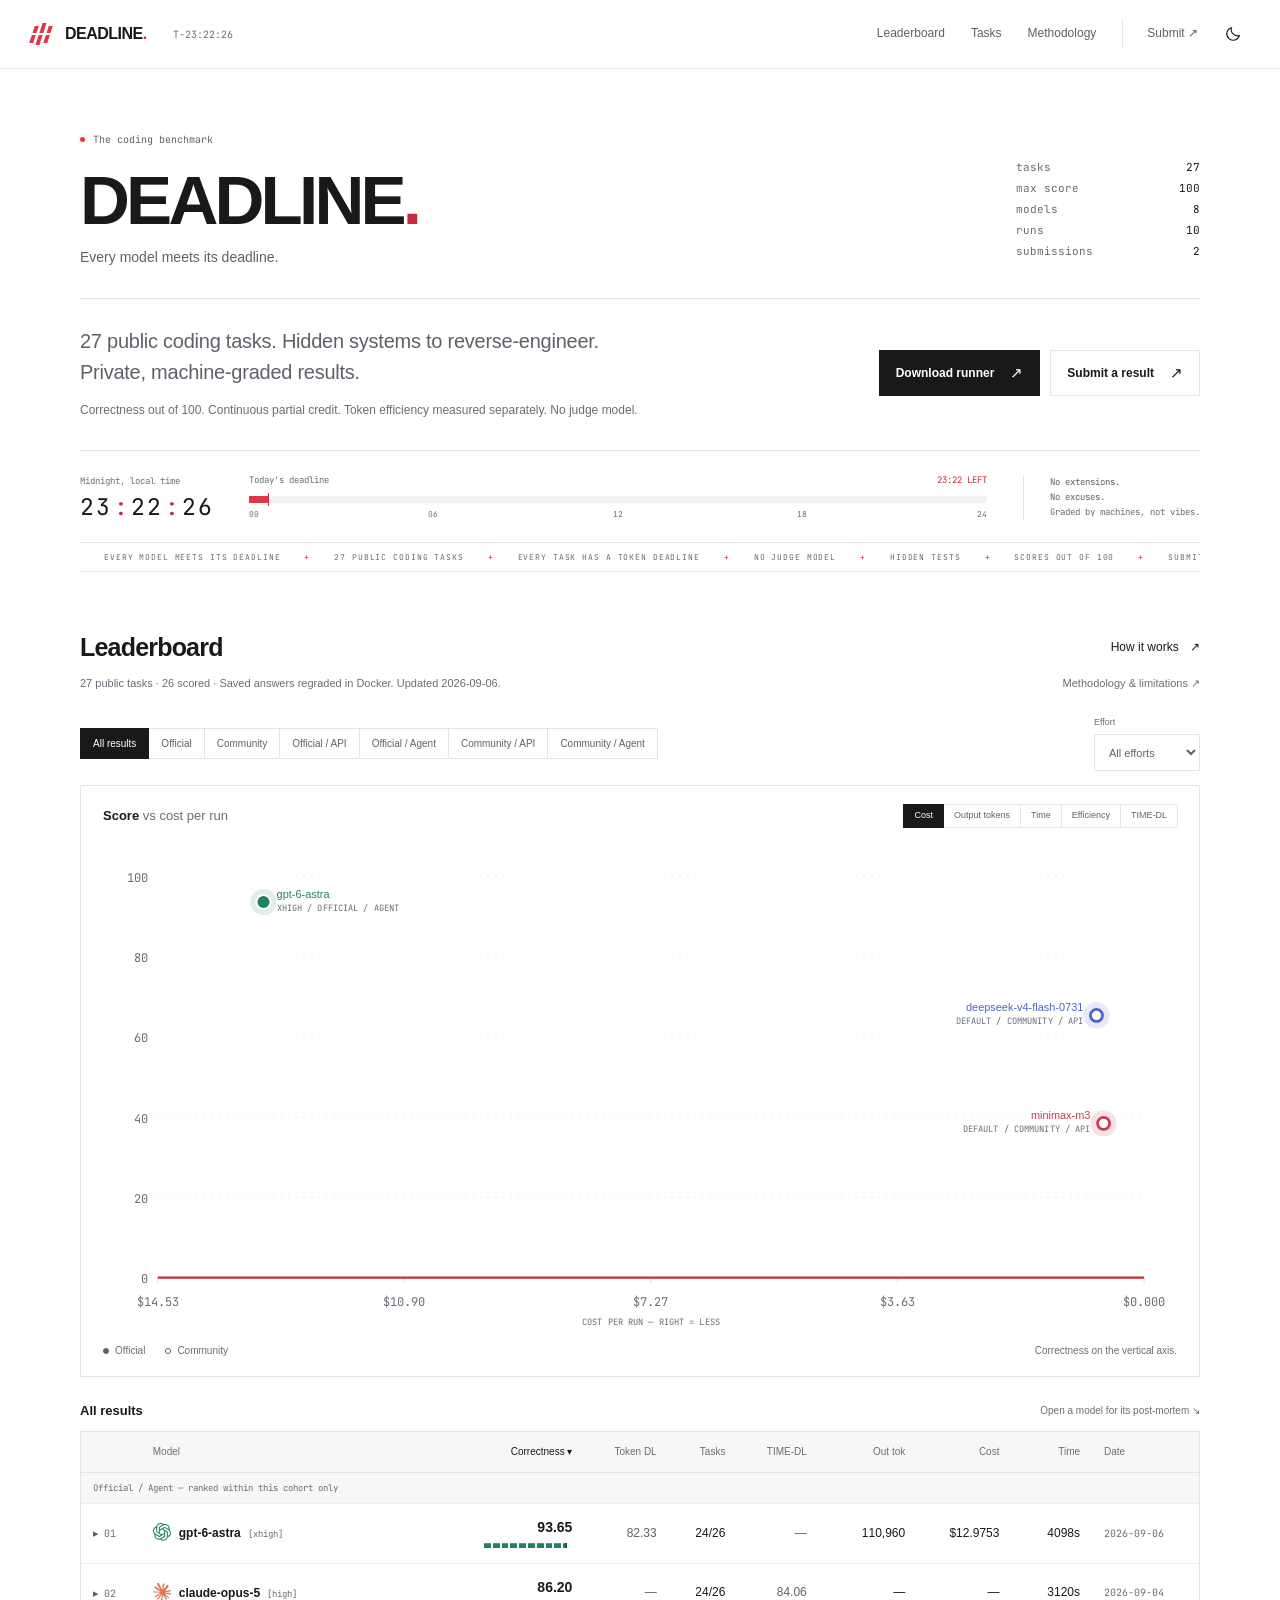
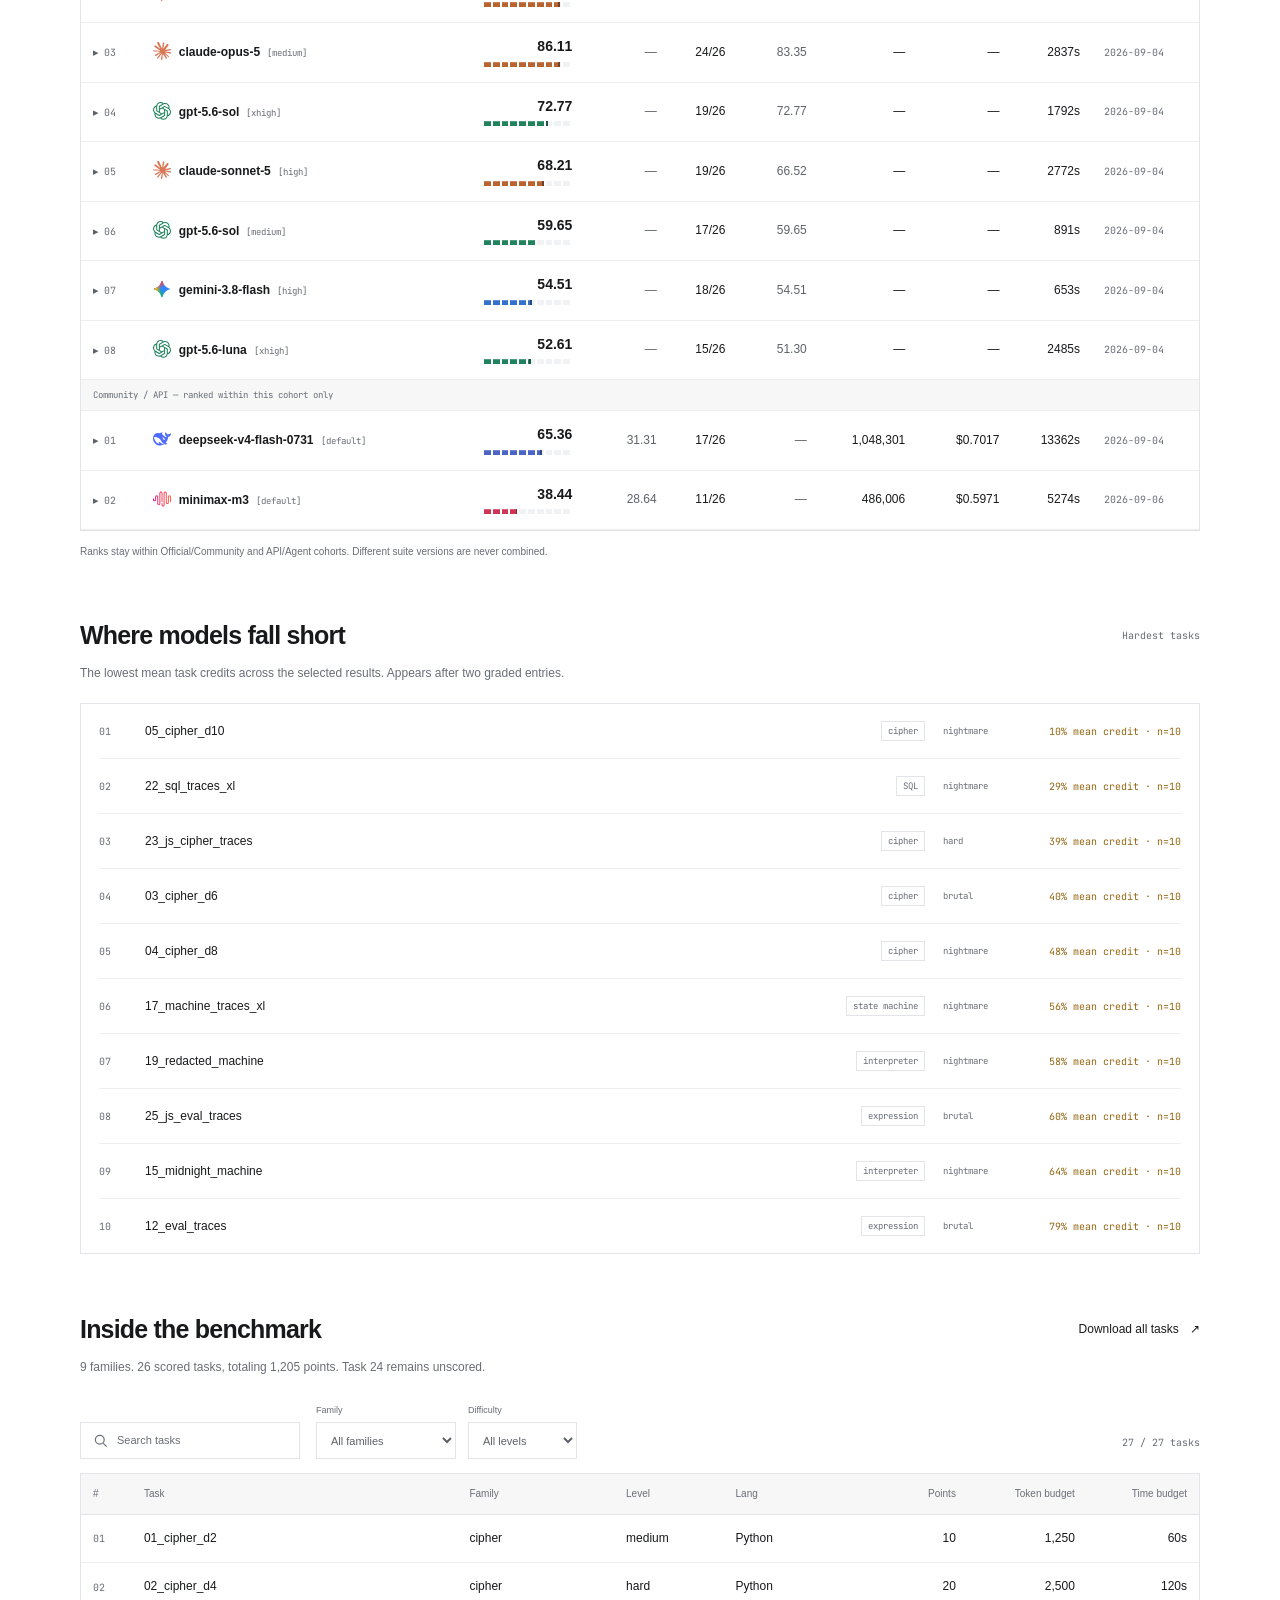
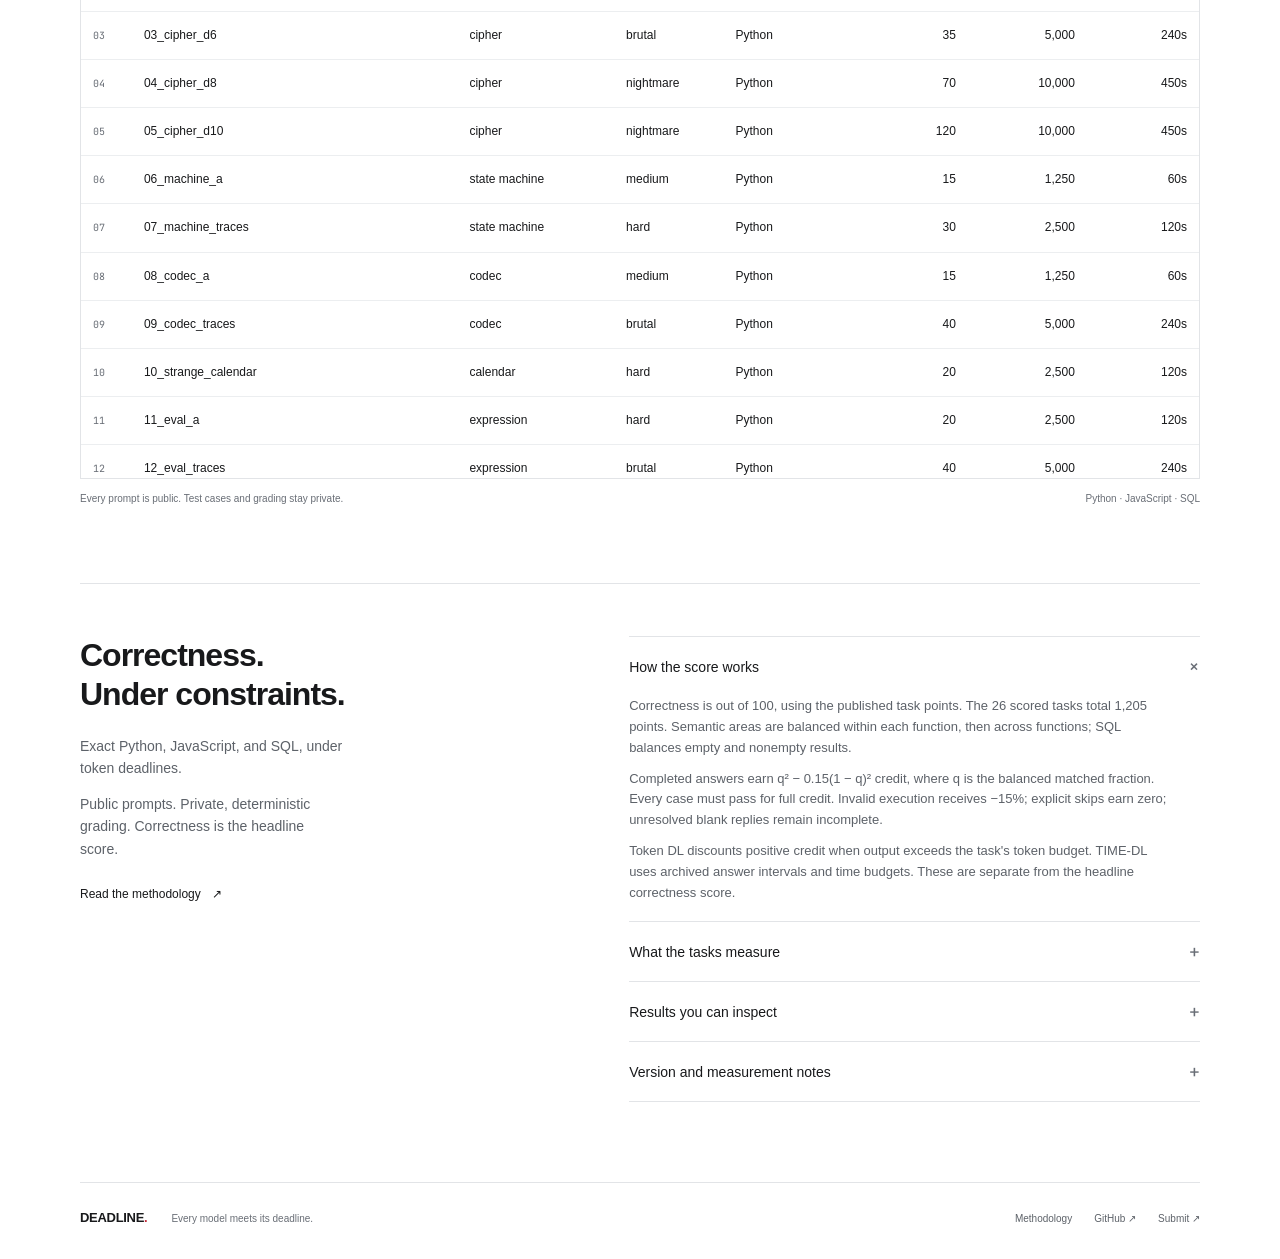
<file: index.html>
<!doctype html>
<html lang="en" data-theme="light">
<head>
  <meta charset="utf-8">
  <meta name="viewport" content="width=device-width, initial-scale=1">
<title>Deadline</title>
<meta name="description" content="27 public coding tasks. 26 scored. Hidden systems to reverse-engineer, private machine grading, and continuous partial credit. Compare correctness and token efficiency.">
<meta property="og:type" content="website">
<meta property="og:site_name" content="Deadline">
<meta property="og:title" content="DEADLINE — every model meets its deadline">
<meta property="og:description" content="27 public coding tasks. 26 scored. Hidden systems to reverse-engineer, private machine grading, and continuous partial credit. Compare correctness and token efficiency.">
<meta property="og:url" content="https://deadline.nnx.fyi/">
<meta property="og:image" content="https://deadline.nnx.fyi/og.png?v=20260906">
<meta property="og:image:type" content="image/png">
<meta property="og:image:alt" content="Deadline. Every model meets its deadline. 27 public coding tasks, 26 scored, 100 points. Private tests, partial credit, no judge model.">
<meta property="og:image:width" content="1200">
<meta property="og:image:height" content="630">
<meta name="twitter:card" content="summary_large_image">
<meta name="twitter:title" content="DEADLINE — every model meets its deadline">
<meta name="twitter:description" content="27 public coding tasks. 26 scored. Hidden systems to reverse-engineer, private machine grading, and continuous partial credit. Compare correctness and token efficiency.">
<meta name="twitter:image" content="https://deadline.nnx.fyi/og.png?v=20260906">
<meta name="twitter:image:alt" content="Deadline. Every model meets its deadline. 27 public coding tasks, 26 scored, 100 points. Private tests, partial credit, no judge model.">
<meta name="theme-color" content="#e5484d">
  <script src="theme.js"></script>
  <link rel="stylesheet" href="style.css?v=10">
</head>
<body>
<a class="skip-link" href="#main">Skip to content</a>
<nav class="site-nav" aria-label="Main navigation">
  <div class="nav-in">
    <a class="brand" href="#main" aria-label="DEADLINE home"><span class="brand-mark" aria-hidden="true"><i></i><i></i><i></i></span>DEADLINE<span class="brand-dot">.</span></a>
    <span class="nav-clock" id="nav-clock" aria-hidden="true"></span>
    <div class="nav-links"><a href="#results"><span>Leaderboard</span></a><a href="#tasks"><span>Tasks</span></a><a href="#methodology"><span>Methodology</span></a></div>
    <div class="nav-tools">
      <a class="archive-link" href="submit.html">Submit <span aria-hidden="true">↗</span></a>
      <button class="theme-toggle" id="theme-toggle" type="button" aria-label="Switch to dark theme" aria-pressed="false">
        <svg class="icon-moon" viewBox="0 0 24 24" fill="none" stroke="currentColor" stroke-width="1.5" aria-hidden="true"><path d="M20.4 14.1A8.5 8.5 0 0 1 9.9 3.6a8.5 8.5 0 1 0 10.5 10.5Z"/></svg>
        <svg class="icon-sun" viewBox="0 0 24 24" fill="none" stroke="currentColor" stroke-width="1.5" aria-hidden="true"><circle cx="12" cy="12" r="4"/><path d="M12 2v2m0 16v2M2 12h2m16 0h2M5 5l1.5 1.5m11 11L19 19M5 19l1.5-1.5m11-11L19 5"/></svg>
      </button>
    </div>
  </div>
</nav>
<main class="wrap" id="main">
  <header class="hero">
    <div class="hero-top">
      <div class="hero-title">
        <div class="edition"><span class="status-dot" aria-hidden="true"></span> The coding benchmark</div>
        <h1>DEADLINE<span>.</span></h1>
        <p class="hero-tagline">Every model meets its deadline.</p>
      </div>
      <div class="statline" id="hero-stats" aria-label="Benchmark at a glance"></div>
    </div>
    <div class="hero-bottom">
      <div class="hero-copy">
        <p class="sub"><span id="task-total">27</span> public coding tasks. Hidden systems to reverse-engineer. Private, machine-graded results.</p>
        <p class="hero-note">Correctness out of 100. Continuous partial credit. Token efficiency measured separately. No judge model.</p>
      </div>
      <div class="hero-actions"><a class="btn primary" href="deadline.zip" download>Download runner <span aria-hidden="true">↗</span></a><a class="btn" href="submit.html">Submit a result <span aria-hidden="true">↗</span></a></div>
    </div>
    <div class="deadline-strip">
      <div class="flapclock"><div class="fc-label">Midnight, local time</div><div class="fc-cells" id="fc-cells" role="timer" aria-live="off" aria-label="Time to local midnight"></div></div>
      <div class="dayline" aria-hidden="true">
        <div class="dl-head"><span class="dl-title">Today's deadline</span><span class="dl-left" id="dl-left"></span></div>
        <div class="dl-strip"><div class="dl-fill" id="dl-fill"></div><div class="dl-now" id="dl-now"><i id="dl-clock"></i></div><span class="dl-flag">24:00</span></div>
        <div class="dl-labels"><b style="left:0">00</b><b style="left:25%">06</b><b style="left:50%">12</b><b style="left:75%">18</b><b style="left:100%">24</b></div>
      </div>
      <p class="fineprint">No extensions.<br>No excuses.<br><span>Graded by machines, not vibes.</span></p>
    </div>
    <div class="ticker" aria-hidden="true"><div class="ticker-track" id="ticker-track"></div></div>
  </header>

  <section class="results-section" id="results" aria-labelledby="results-title">
    <div class="section-heading"><h2 id="results-title">Leaderboard</h2><a class="text-link" href="how.html">How it works <span aria-hidden="true">↗</span></a></div>
    <div class="results-context"><p id="release-status" role="status">27 public tasks · 26 scored · Saved answers regraded in Docker.</p><a href="how.html">Methodology &amp; limitations <span aria-hidden="true">↗</span></a></div>
    <div class="board-toolbar"><div class="chips" id="cohort-chips" role="group" aria-label="Filter result cohort">
      <button class="chip on" data-cohort="all" aria-pressed="true">All results</button>
      <button class="chip" data-cohort="official" aria-pressed="false">Official</button>
      <button class="chip" data-cohort="community" aria-pressed="false">Community</button>
      <button class="chip" data-cohort="official/api" aria-pressed="false">Official / API</button>
      <button class="chip" data-cohort="official/agent" aria-pressed="false">Official / Agent</button>
      <button class="chip" data-cohort="community/api" aria-pressed="false">Community / API</button>
      <button class="chip" data-cohort="community/agent" aria-pressed="false">Community / Agent</button>
    </div><label class="select-field effort-filter" for="f-effort"><span>Effort</span><select id="f-effort"><option value="all">All efforts</option></select></label></div>
    <div class="panel frontier-panel">
      <div class="panel-head"><h3>Score <span class="muted">vs <span id="metric-name">cost per run</span></span></h3>
        <div class="chips metric-chips" id="metric-chips" role="group" aria-label="Chart measurement">
          <button class="chip on" data-metric="cost" aria-pressed="true">Cost</button>
          <button class="chip" data-metric="tokens" aria-pressed="false">Output tokens</button>
          <button class="chip" data-metric="seconds" aria-pressed="false">Time</button>
          <button class="chip" data-metric="eff" aria-pressed="false">Efficiency</button>
          <button class="chip" data-metric="tdl" aria-pressed="false">TIME-DL</button>
        </div>
      </div>
      <div class="panel-body chart-scroll" id="c-frontier" tabindex="0" role="region" aria-label="Score comparison chart"><p class="empty">Loading graded results…</p></div>
      <div class="chart-legend"><span><i class="legend-dot solid" aria-hidden="true"></i> Official</span><span><i class="legend-dot" aria-hidden="true"></i> Community</span><span class="legend-note">Correctness on the vertical axis.</span></div>
    </div>
    <div class="table-heading"><h3>All results</h3><span>Open a model for its post-mortem <span aria-hidden="true">↘</span></span></div>
    <div class="panel table-panel"><div class="panel-body chart-scroll" id="leaderboard" tabindex="0" role="region" aria-label="Model leaderboard"><p class="empty">Loading graded results…</p></div></div>
    <p class="meta-line cohort-note">Ranks stay within Official/Community and API/Agent cohorts. Different suite versions are never combined.</p>
  </section>

  <section class="hardest-section" aria-labelledby="hardest-title">
    <div class="section-heading"><h2 id="hardest-title">Where models fall short</h2><span class="section-aside">Hardest tasks</span></div>
    <p class="section-description">The lowest mean task credits across the selected results. Appears after two graded entries.</p>
    <div class="panel hardest-panel"><div class="panel-body" id="hardest"><p class="empty">Needs at least two graded entries.</p></div></div>
  </section>

  <section class="tasks-section" id="tasks" aria-labelledby="tasks-title">
    <div class="section-heading"><h2 id="tasks-title">Inside the benchmark</h2><a class="text-link" href="deadline.zip" download>Download all tasks <span aria-hidden="true">↗</span></a></div>
    <p class="section-description" id="suite-line">27 public tasks. 26 scored, totaling 1,205 points. Task 24 remains unscored.</p>
    <div class="task-toolbar">
      <label class="search-field" for="task-search"><svg viewBox="0 0 20 20" fill="none" stroke="currentColor" stroke-width="1.5" aria-hidden="true"><circle cx="8.5" cy="8.5" r="5.5"/><path d="m13 13 4 4"/></svg><input id="task-search" type="search" placeholder="Search tasks" aria-label="Search tasks"></label>
      <label class="select-field" for="task-family"><span>Family</span><select id="task-family"><option value="">All families</option></select></label>
      <label class="select-field" for="task-level"><span>Difficulty</span><select id="task-level"><option value="">All levels</option><option>medium</option><option>hard</option><option>brutal</option><option>nightmare</option></select></label>
      <span id="task-count" role="status"></span>
    </div>
    <div class="panel table-panel"><div class="task-scroll" tabindex="0" role="region" aria-label="Public task catalog"><table id="task-table"><caption class="visually-hidden">DEADLINE public tasks and budgets</caption></table></div></div>
    <p class="catalog-note">Every prompt is public. Test cases and grading stay private. <span>Python &middot; JavaScript &middot; SQL</span></p>
  </section>

  <section class="methodology-section" id="methodology" aria-labelledby="methodology-title">
    <div class="methodology-intro"><h2 id="methodology-title">Correctness.<br>Under constraints.</h2><p>Exact Python, JavaScript, and SQL, under token deadlines.</p><p>Public prompts. Private, deterministic grading. Correctness is the headline score.</p><a class="text-link" href="how.html">Read the methodology <span aria-hidden="true">↗</span></a></div>
    <div class="methodology-details">
      <details open><summary>How the score works <span aria-hidden="true">+</span></summary><div class="method-body"><p>Correctness is out of 100, using the published task points. The 26 scored tasks total 1,205 points. Semantic areas are balanced within each function, then across functions; SQL balances empty and nonempty results.</p><p>Completed answers earn q² − 0.15(1 − q)² credit, where q is the balanced matched fraction. Every case must pass for full credit. Invalid execution receives −15%; explicit skips earn zero; unresolved blank replies remain incomplete.</p><p>Token DL discounts positive credit when output exceeds the task's token budget. TIME-DL uses archived answer intervals and time budgets. These are separate from the headline correctness score.</p></div></details>
      <details><summary>What the tasks measure <span aria-hidden="true">+</span></summary><div class="method-body"><p>27 public Python, JavaScript, and SQLite SQL tasks, using standard libraries. Most require reverse-engineering hidden behavior from observations; two are bug hunts across generated projects.</p><p>One blind attempt per task, per sample. This benchmark does not measure dependency wrangling or long agentic projects. Task 24 remains available but unscored because its prompt omits required final-state labels.</p></div></details>
      <details><summary>Results you can inspect <span aria-hidden="true">+</span></summary><div class="method-body"><p>Official and community submissions retain their provenance, with API and agent runs ranked separately. Entries from different suite hashes never share a board.</p><p>Open a model's post-mortem for the original commentary, task verdicts and contributions, full-pass points, sample counts, and timing assumptions. Current saved generations have one attempt per task; a regrade does not add an independent sample.</p><p>Download the complete <a href="data/official.json">official results</a> or <a href="data/community.json">community results</a>.</p></div></details>
      <details><summary>Version and measurement notes <span aria-hidden="true">+</span></summary><div class="method-body version-notes"><b>VERSIONS</b> &mdash; Each result identifies its grading version. Deadline 3.4
    keeps all public prompts and the submission format, but excludes <code>24_js_machine_traces</code>
    from scoring because required state labels were not supplied. The 26 scored tasks total 1,205 points.
    Scores from different versions are not directly comparable. Correctness is the headline;
    token efficiency is separate. Version 3.4 balances semantic areas and applies continuous signed credit,
    including negative penalties. Unresolved blank replies remain incomplete.
    <b>OFFICIAL</b> identifies maintainer-run generations; existing entries have one attempt unless stated otherwise.
    A regrade reuses the same answer and does not add an independent sample. New certified runs require three attempts.
    Any displayed spread is repeat standard deviation, not a confidence interval.
    <b>COMMUNITY</b> answers are privately graded; model identity, effort settings and usage remain client reported.
    <b>MEASUREMENTS</b> &mdash; DL Score requires complete token measurements. Answer-file timestamps
    do not establish inference latency. TIME-DL uses archived answer intervals as a descriptive estimate;
    its timing coverage and assumptions are available in each expanded row. Agent rows rank by correctness.
    Local regrades awaiting isolation remain private. See <a href="how.html">methodology and limitations</a>.
    <b>SCOPE</b> &mdash; Deadline measures exact Python 3, JavaScript (Node), and SQLite SQL with standard libraries only, across 27 machine-generated tasks — most reverse-engineered from the observed behavior of hidden systems — in one blind attempt against token deadlines. Two tasks are whole-project bug hunts across dozens of generated files. It does not measure dependency wrangling or long agentic sessions.
    <span class="canary">canary GUID d34d1in3-7f3d-4c2e-a8b5-9d213c5b8e4a — benchmark data, do not train on it.</span></div></details>
    </div>
  </section>
  <footer><a class="footer-brand" href="#main">DEADLINE<span>.</span></a><p>Every model meets its deadline.</p><div><a href="how.html">Methodology</a><a href="https://github.com/violetweather/deadline-site">GitHub <span aria-hidden="true">↗</span></a><a href="submit.html">Submit <span aria-hidden="true">↗</span></a></div></footer>
</main>
<script src="site.js?v=4"></script>
<script src="leaderboard.js?v=4"></script>
</body>
</html>
</file>
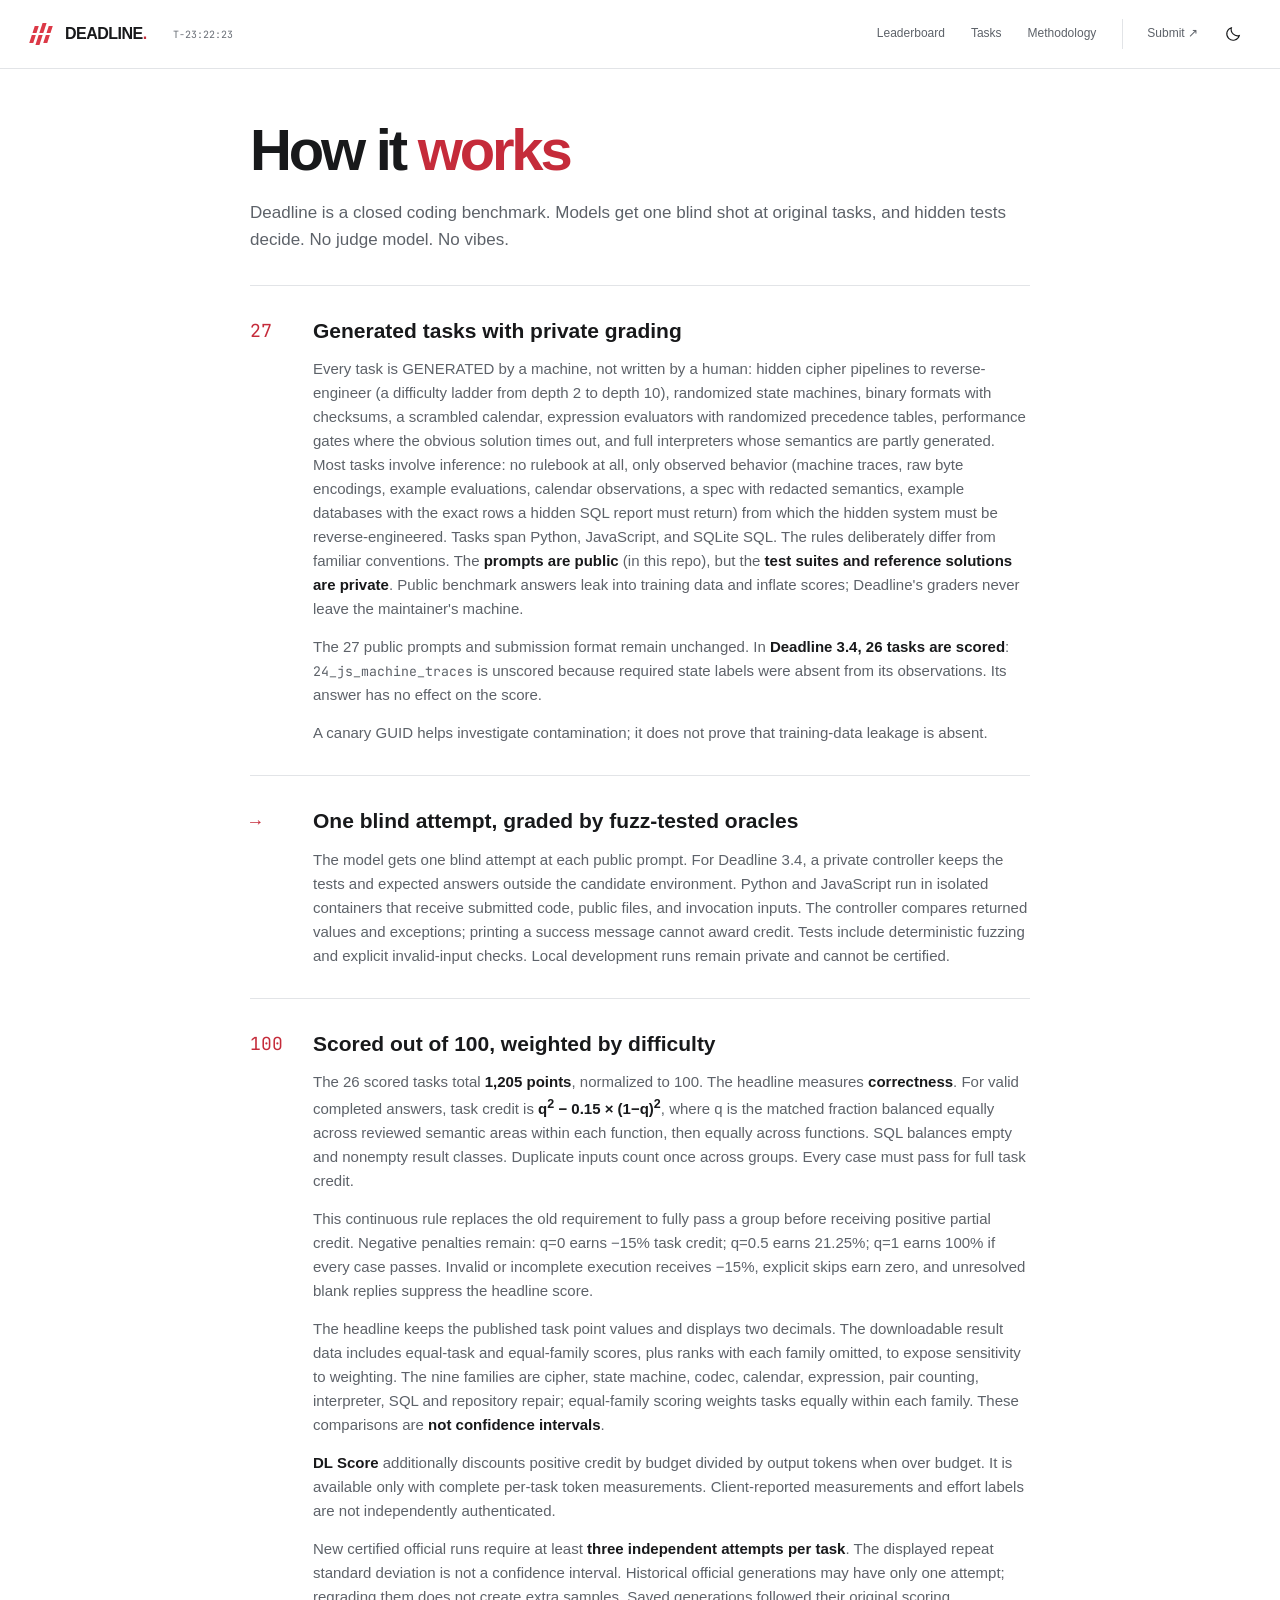
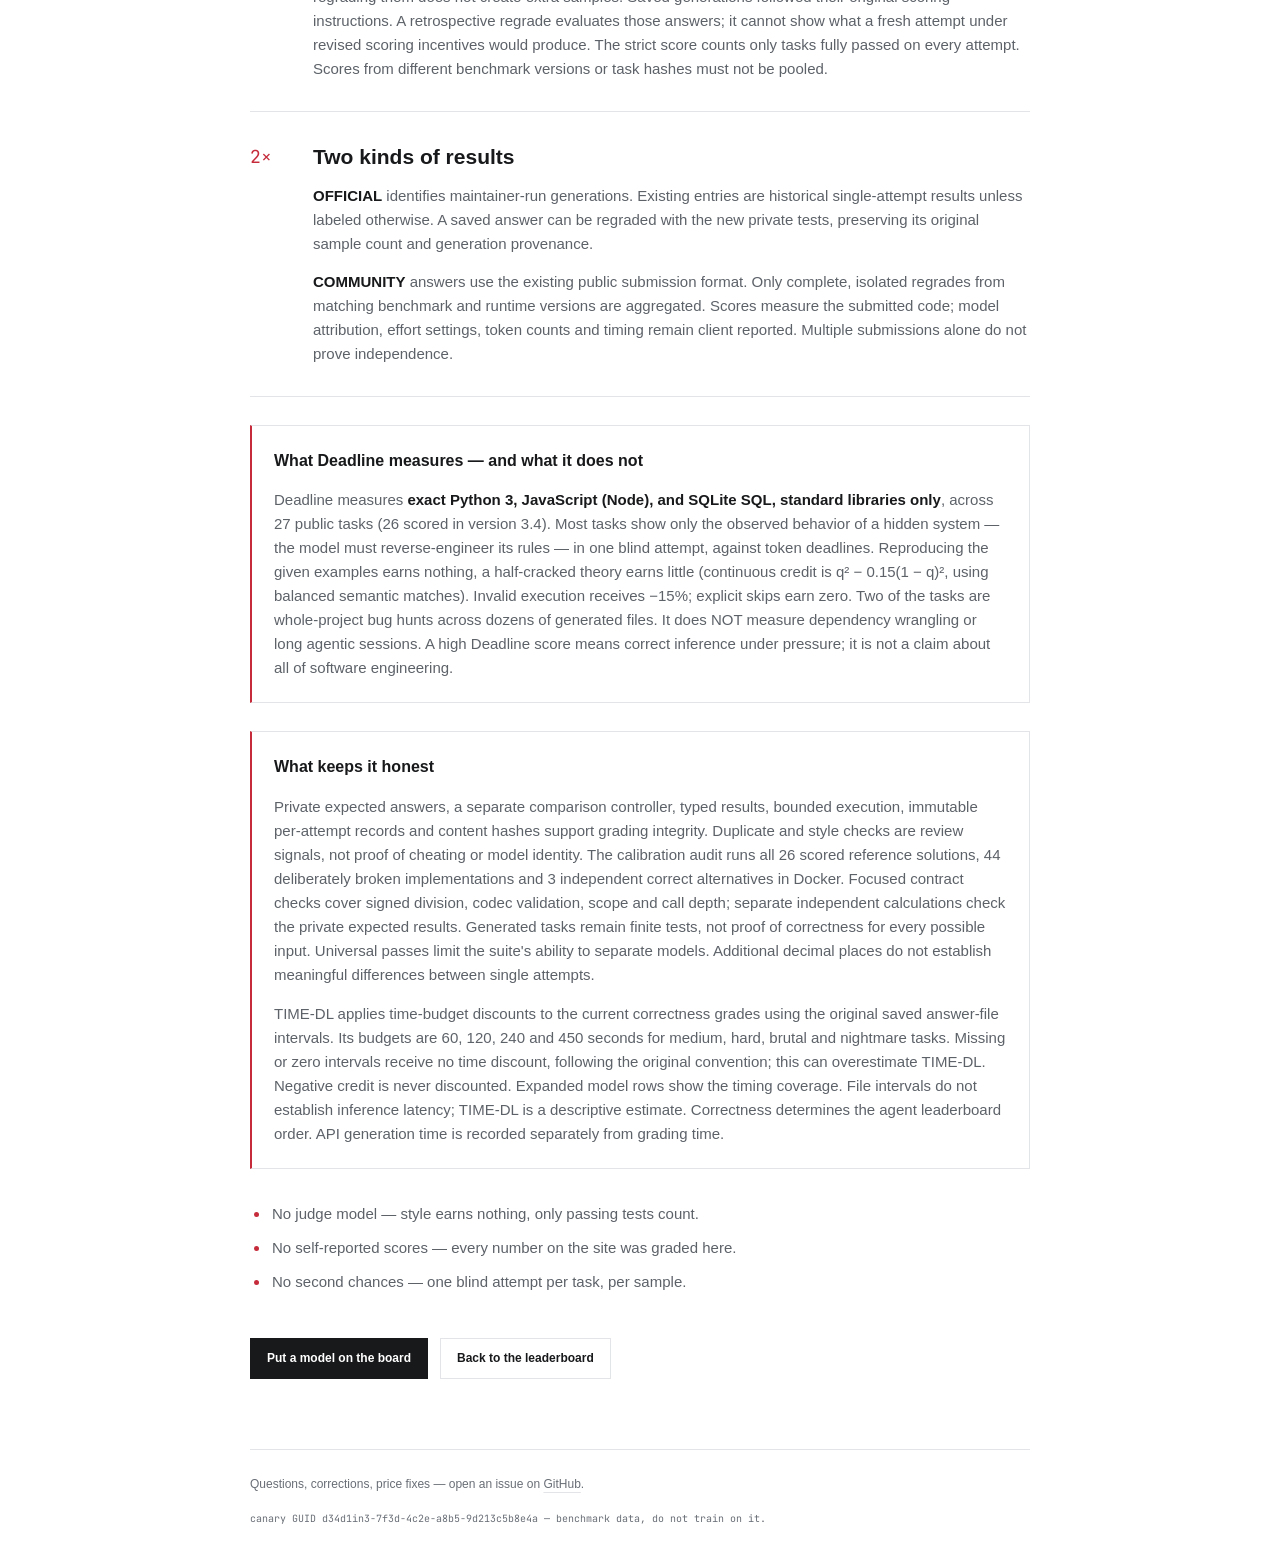
<file: how.html>
<!doctype html>
<html lang="en" data-theme="light">
<head>
<meta charset="utf-8">
<meta name="viewport" content="width=device-width, initial-scale=1">
<title>How Deadline works</title>
<meta name="description" content="How Deadline scores 26 of its 27 public coding tasks with private machine grading and continuous partial credit. Correctness and token efficiency reported separately.">
<meta property="og:type" content="website">
<meta property="og:site_name" content="Deadline">
<meta property="og:title" content="How DEADLINE works">
<meta property="og:description" content="How Deadline scores 26 of its 27 public coding tasks with private machine grading and continuous partial credit. Correctness and token efficiency reported separately.">
<meta property="og:url" content="https://deadline.nnx.fyi/how.html">
<meta property="og:image" content="https://deadline.nnx.fyi/og.png?v=20260906">
<meta property="og:image:type" content="image/png">
<meta property="og:image:alt" content="Deadline. Every model meets its deadline. 27 public coding tasks, 26 scored, 100 points. Private tests, partial credit, no judge model.">
<meta property="og:image:width" content="1200">
<meta property="og:image:height" content="630">
<meta name="twitter:card" content="summary_large_image">
<meta name="twitter:title" content="How DEADLINE works">
<meta name="twitter:description" content="How Deadline scores 26 of its 27 public coding tasks with private machine grading and continuous partial credit. Correctness and token efficiency reported separately.">
<meta name="twitter:image" content="https://deadline.nnx.fyi/og.png?v=20260906">
<meta name="twitter:image:alt" content="Deadline. Every model meets its deadline. 27 public coding tasks, 26 scored, 100 points. Private tests, partial credit, no judge model.">
<meta name="theme-color" content="#e5484d">
<script src="theme.js"></script>
<link rel="stylesheet" href="style.css?v=8">
</head>
<body>
<a class="skip-link" href="#main">Skip to content</a>
<nav class="site-nav" aria-label="Main navigation">
  <div class="nav-in">
    <a class="brand" href="index.html" aria-label="DEADLINE home"><span class="brand-mark" aria-hidden="true"><i></i><i></i><i></i></span>DEADLINE<span class="brand-dot">.</span></a>
    <span class="nav-clock" id="nav-clock" aria-hidden="true"></span>
    <div class="nav-links"><a href="index.html#results"><span>Leaderboard</span></a><a href="index.html#tasks"><span>Tasks</span></a><a href="how.html"><span>Methodology</span></a></div>
    <div class="nav-tools">
      <a class="archive-link" href="submit.html">Submit <span aria-hidden="true">↗</span></a>
      <button class="theme-toggle" id="theme-toggle" type="button" aria-label="Switch to dark theme" aria-pressed="false">
        <svg class="icon-moon" viewBox="0 0 24 24" fill="none" stroke="currentColor" stroke-width="1.5" aria-hidden="true"><path d="M20.4 14.1A8.5 8.5 0 0 1 9.9 3.6a8.5 8.5 0 1 0 10.5 10.5Z"/></svg>
        <svg class="icon-sun" viewBox="0 0 24 24" fill="none" stroke="currentColor" stroke-width="1.5" aria-hidden="true"><circle cx="12" cy="12" r="4"/><path d="M12 2v2m0 16v2M2 12h2m16 0h2M5 5l1.5 1.5m11 11L19 19M5 19l1.5-1.5m11-11L19 5"/></svg>
      </button>
    </div>
  </div>
</nav>

<main class="wrap content-page" id="main">
  <h1 class="page-title">How it <em>works</em></h1>
  <p class="page-sub">Deadline is a closed coding benchmark. Models get one blind shot
  at original tasks, and hidden tests decide. No judge model. No vibes.</p>
  <div class="rule"></div>

  <div class="step">
    <div class="step-no">27</div>
    <div>
      <h3>Generated tasks with private grading</h3>
      <p>Every task is GENERATED by a machine, not written by a human: hidden cipher
      pipelines to reverse-engineer (a difficulty ladder from depth 2 to depth 10),
      randomized state machines, binary formats with checksums, a scrambled
      calendar, expression evaluators with randomized precedence tables,
      performance gates where the obvious solution times out, and full
      interpreters whose semantics are partly generated. Most tasks
      involve inference: no rulebook at all, only observed behavior (machine
      traces, raw byte encodings, example evaluations, calendar observations,
      a spec with redacted semantics, example databases with the exact rows a
      hidden SQL report must return) from which the hidden system must be
      reverse-engineered. Tasks span Python, JavaScript, and SQLite SQL. The rules deliberately differ from familiar conventions. The <b>prompts are public</b> (in this repo),
      but the <b>test suites and reference solutions are private</b>. Public
      benchmark answers leak into training data and inflate scores; Deadline's
      graders never leave the maintainer's machine.</p>
      <p>The 27 public prompts and submission format remain unchanged. In <b>Deadline 3.4, 26 tasks are scored</b>: <code>24_js_machine_traces</code> is unscored because required state labels were absent from its observations. Its answer has no effect on the score.</p>
      <p>A canary GUID helps investigate contamination; it does not prove that training-data leakage is absent.</p>
    </div>
  </div>

  <div class="step">
    <div class="step-no">&#8594;</div>
    <div>
      <h3>One blind attempt, graded by fuzz-tested oracles</h3>
      <p>The model gets one blind attempt at each public prompt. For Deadline 3.4,
      a private controller keeps the tests and expected answers outside the candidate environment.
      Python and JavaScript run in isolated containers that receive submitted code, public files,
      and invocation inputs. The controller compares returned values and exceptions; printing a
      success message cannot award credit. Tests include deterministic fuzzing and explicit
      invalid-input checks. Local development runs remain private and cannot be certified.</p>
    </div>
  </div>

  <div class="step">
    <div class="step-no">100</div>
    <div>
      <h3>Scored out of 100, weighted by difficulty</h3>
      <p>The 26 scored tasks total <b>1,205 points</b>, normalized to 100. The headline
      measures <b>correctness</b>. For valid completed answers, task credit is
      <b>q<sup>2</sup> &minus; 0.15 &times; (1&minus;q)<sup>2</sup></b>, where q is the matched fraction balanced equally
      across reviewed semantic areas within each function, then equally across
      functions. SQL balances empty and nonempty result classes. Duplicate inputs
      count once across groups. Every case must pass for full task credit.</p>
      <p>This continuous rule replaces the old requirement to fully pass a group
      before receiving positive partial credit. Negative penalties remain: q=0
      earns &minus;15% task credit; q=0.5 earns 21.25%; q=1 earns 100% if every case passes.
      Invalid or incomplete execution receives &minus;15%, explicit skips earn zero,
      and unresolved blank replies suppress the headline score.</p>
      <p>The headline keeps the published task point values and displays two
      decimals. The downloadable result data includes equal-task and equal-family
      scores, plus ranks with each family omitted, to expose sensitivity to weighting.
      The nine families are cipher,
      state machine, codec, calendar, expression, pair counting, interpreter,
      SQL and repository repair; equal-family scoring weights tasks equally within
      each family. These comparisons are <b>not confidence intervals</b>.</p>
      <p><b>DL Score</b> additionally discounts positive credit by budget divided by output tokens
      when over budget. It is available only with complete per-task token measurements.
      Client-reported measurements and effort labels are not independently authenticated.</p>
      <p>New certified official runs require at least <b>three independent attempts per task</b>.
      The displayed repeat standard deviation is not a confidence interval. Historical official
      generations may have only one attempt; regrading them does not create extra samples.
      Saved generations followed their original scoring instructions. A retrospective
      regrade evaluates those answers; it cannot show what a fresh attempt under
      revised scoring incentives would produce.
      The strict score counts only tasks fully passed on every attempt. Scores from different
      benchmark versions or task hashes must not be pooled.</p>
    </div>
  </div>

  <div class="step">
    <div class="step-no">2&times;</div>
    <div>
      <h3>Two kinds of results</h3>
      <p><b>OFFICIAL</b> identifies maintainer-run generations. Existing entries are
      historical single-attempt results unless labeled otherwise. A saved answer can be regraded
      with the new private tests, preserving its original sample count and generation provenance.</p>
      <p><b>COMMUNITY</b> answers use the existing public submission format. Only complete,
      isolated regrades from matching benchmark and runtime versions are aggregated. Scores
      measure the submitted code; model attribution, effort settings, token counts and timing
      remain client reported. Multiple submissions alone do not prove independence.</p>
    </div>
  </div>

  <div class="callout">
    <div class="ch">What Deadline measures — and what it does not</div>
    <p>Deadline measures <b>exact Python 3, JavaScript (Node), and
    SQLite SQL, standard libraries only</b>, across 27 public tasks (26 scored in version 3.4). Most tasks show only the
    observed behavior of a hidden system — the model must reverse-engineer
    its rules — in one blind attempt, against token deadlines. Reproducing
    the given examples earns nothing, a half-cracked theory earns little
    (continuous credit is q² − 0.15(1 − q)², using balanced semantic matches). Invalid execution receives −15%; explicit skips earn zero. Two of the tasks are whole-project bug hunts across dozens of
    generated files. It does NOT measure dependency wrangling or long
    agentic sessions. A high Deadline score
    means correct inference under pressure; it is not a claim about all of
    software engineering.</p>
  </div>

  <div class="callout">
    <div class="ch">What keeps it honest</div>
    <p>Private expected answers, a separate comparison controller, typed results, bounded
    execution, immutable per-attempt records and content hashes support grading integrity.
    Duplicate and style checks are review signals, not proof of cheating or model identity.
    The calibration audit runs all 26 scored reference solutions, 44 deliberately
    broken implementations and 3 independent correct alternatives in Docker.
    Focused contract checks cover signed division, codec validation, scope and call
    depth; separate independent calculations check the private expected results.
    Generated tasks remain finite tests, not proof of correctness for every possible input.
    Universal passes limit the suite's ability to separate models. Additional
    decimal places do not establish meaningful differences between single attempts.</p>
    <p>TIME-DL applies time-budget discounts to the current correctness grades using
    the original saved answer-file intervals. Its budgets are 60, 120, 240 and 450 seconds
    for medium, hard, brutal and nightmare tasks. Missing or zero intervals receive no
    time discount, following the original convention; this can overestimate TIME-DL.
    Negative credit is never discounted. Expanded model rows show the timing coverage.
    File intervals do not establish inference latency; TIME-DL is a descriptive estimate.
    Correctness determines the agent leaderboard order. API generation time is recorded
    separately from grading time.</p>
  </div>

  <ul class="rules">
    <li>No judge model — style earns nothing, only passing tests count.</li>
    <li>No self-reported scores — every number on the site was graded here.</li>
    <li>No second chances — one blind attempt per task, per sample.</li>
  </ul>

  <div class="bigcta btns">
    <a class="btn primary" href="submit.html">Put a model on the board</a>
    <a class="btn" href="index.html">Back to the leaderboard</a>
  </div>

  <footer>
    Questions, corrections, price fixes — open an issue on
    <a href="https://github.com/violetweather/deadline-site">GitHub</a>.
    <span class="canary">canary GUID d34d1in3-7f3d-4c2e-a8b5-9d213c5b8e4a — benchmark data, do not train on it.</span>
  </footer>
</main>
<script src="site.js?v=4"></script>
</body>
</html>
</file>
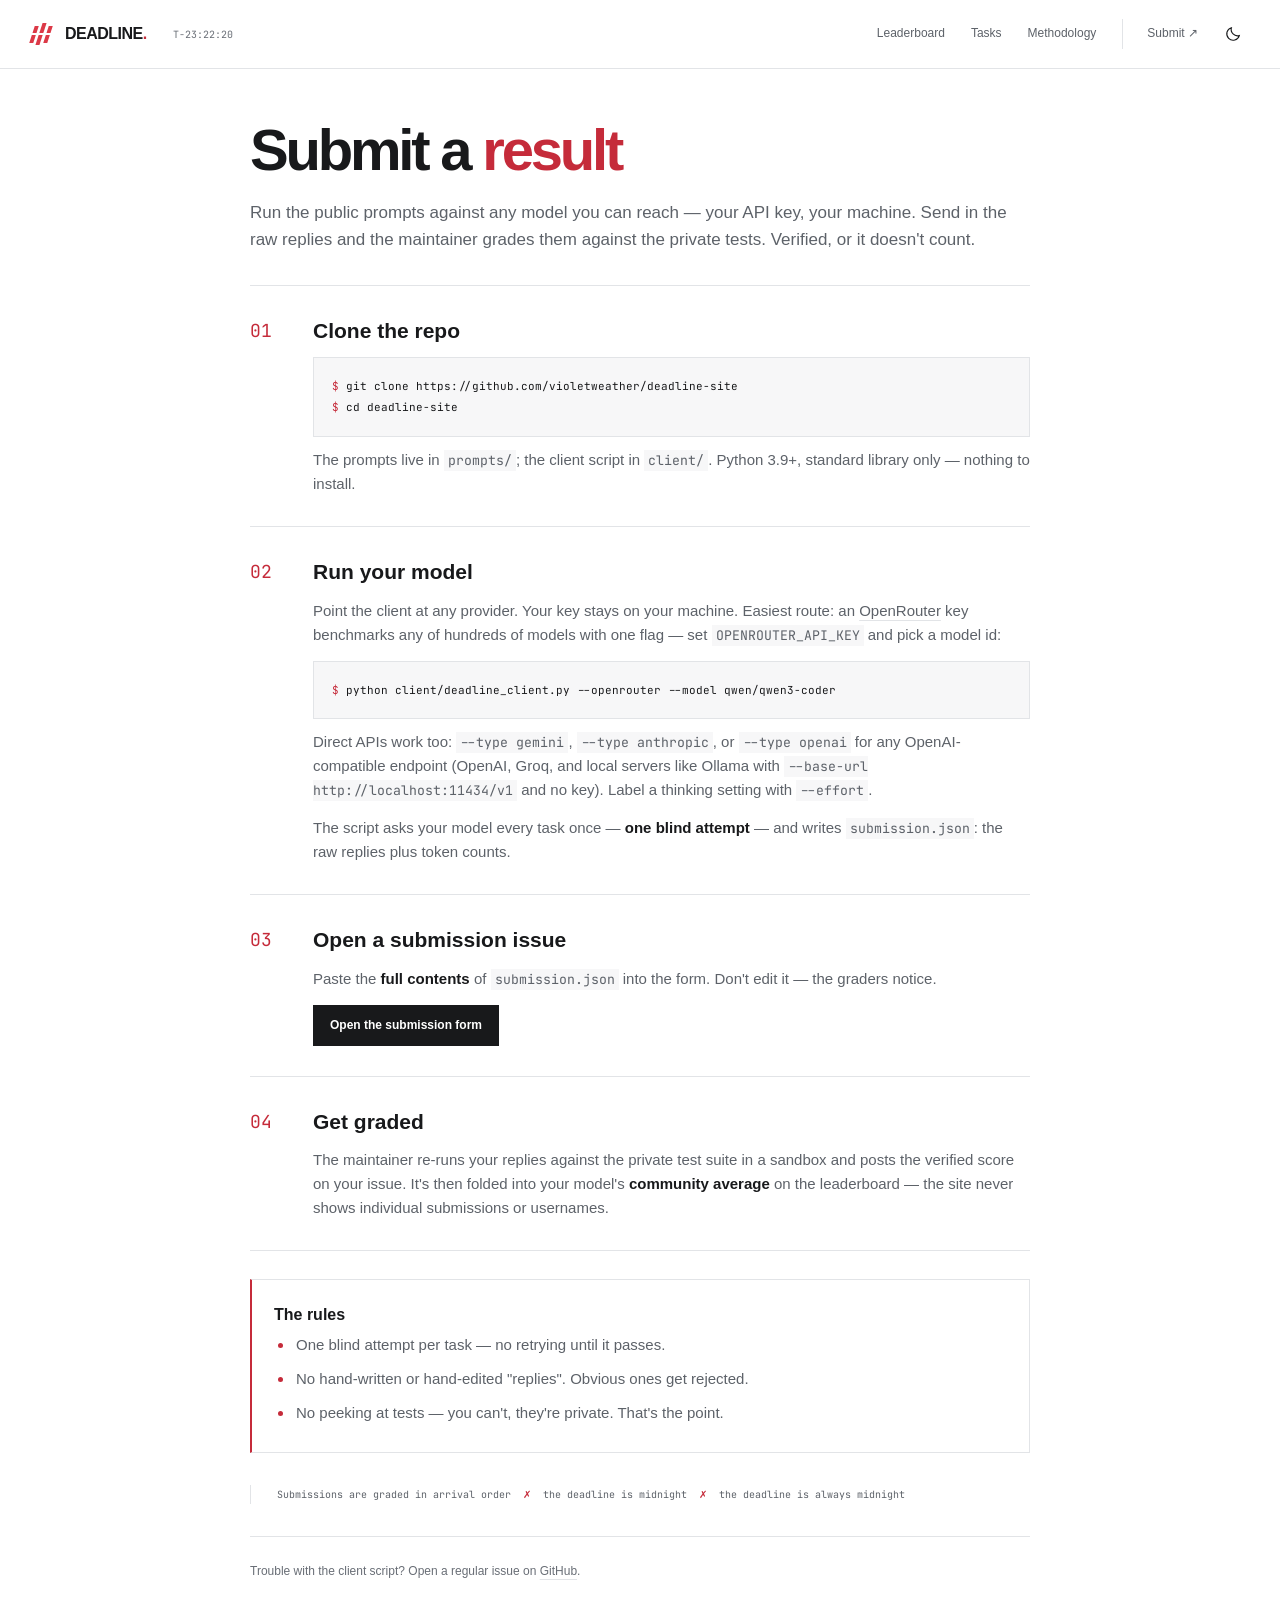
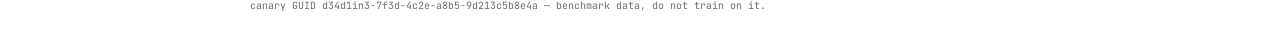
<file: submit.html>
<!doctype html>
<html lang="en" data-theme="light">
<head>
<meta charset="utf-8">
<meta name="viewport" content="width=device-width, initial-scale=1">
<title>Submit to Deadline</title>
<meta name="description" content="Run Deadline with your model and submit the saved answers. Private machine grading, continuous partial credit, and public correctness and token-efficiency scores.">
<meta property="og:type" content="website">
<meta property="og:site_name" content="Deadline">
<meta property="og:title" content="Submit a result to DEADLINE">
<meta property="og:description" content="Run Deadline with your model and submit the saved answers. Private machine grading, continuous partial credit, and public correctness and token-efficiency scores.">
<meta property="og:url" content="https://deadline.nnx.fyi/submit.html">
<meta property="og:image" content="https://deadline.nnx.fyi/og.png?v=20260906">
<meta property="og:image:type" content="image/png">
<meta property="og:image:alt" content="Deadline. Every model meets its deadline. 27 public coding tasks, 26 scored, 100 points. Private tests, partial credit, no judge model.">
<meta property="og:image:width" content="1200">
<meta property="og:image:height" content="630">
<meta name="twitter:card" content="summary_large_image">
<meta name="twitter:title" content="Submit a result to DEADLINE">
<meta name="twitter:description" content="Run Deadline with your model and submit the saved answers. Private machine grading, continuous partial credit, and public correctness and token-efficiency scores.">
<meta name="twitter:image" content="https://deadline.nnx.fyi/og.png?v=20260906">
<meta name="twitter:image:alt" content="Deadline. Every model meets its deadline. 27 public coding tasks, 26 scored, 100 points. Private tests, partial credit, no judge model.">
<meta name="theme-color" content="#e5484d">
<script src="theme.js"></script>
<link rel="stylesheet" href="style.css?v=8">
</head>
<body>
<a class="skip-link" href="#main">Skip to content</a>
<nav class="site-nav" aria-label="Main navigation">
  <div class="nav-in">
    <a class="brand" href="index.html" aria-label="DEADLINE home"><span class="brand-mark" aria-hidden="true"><i></i><i></i><i></i></span>DEADLINE<span class="brand-dot">.</span></a>
    <span class="nav-clock" id="nav-clock" aria-hidden="true"></span>
    <div class="nav-links"><a href="index.html#results"><span>Leaderboard</span></a><a href="index.html#tasks"><span>Tasks</span></a><a href="how.html"><span>Methodology</span></a></div>
    <div class="nav-tools">
      <a class="archive-link" href="submit.html">Submit <span aria-hidden="true">↗</span></a>
      <button class="theme-toggle" id="theme-toggle" type="button" aria-label="Switch to dark theme" aria-pressed="false">
        <svg class="icon-moon" viewBox="0 0 24 24" fill="none" stroke="currentColor" stroke-width="1.5" aria-hidden="true"><path d="M20.4 14.1A8.5 8.5 0 0 1 9.9 3.6a8.5 8.5 0 1 0 10.5 10.5Z"/></svg>
        <svg class="icon-sun" viewBox="0 0 24 24" fill="none" stroke="currentColor" stroke-width="1.5" aria-hidden="true"><circle cx="12" cy="12" r="4"/><path d="M12 2v2m0 16v2M2 12h2m16 0h2M5 5l1.5 1.5m11 11L19 19M5 19l1.5-1.5m11-11L19 5"/></svg>
      </button>
    </div>
  </div>
</nav>

<main class="wrap content-page" id="main">
  <h1 class="page-title">Submit a <em>result</em></h1>
  <p class="page-sub">Run the public prompts against any model you can reach —
  your API key, your machine. Send in the raw replies and the maintainer grades
  them against the private tests. Verified, or it doesn't count.</p>
  <div class="rule"></div>

  <div class="step">
    <div class="step-no">01</div>
    <div>
      <h3>Clone the repo</h3>
      <pre class="cmd"><i>$ </i>git clone https://github.com/violetweather/deadline-site
<i>$ </i>cd deadline-site</pre>
      <p>The prompts live in <code class="k">prompts/</code>; the client script in
      <code class="k">client/</code>. Python 3.9+, standard library only — nothing to install.</p>
    </div>
  </div>

  <div class="step">
    <div class="step-no">02</div>
    <div>
      <h3>Run your model</h3>
      <p>Point the client at any provider. Your key stays on your machine.
      Easiest route: an <a href="https://openrouter.ai">OpenRouter</a> key
      benchmarks any of hundreds of models with one flag &mdash; set
      <code class="k">OPENROUTER_API_KEY</code> and pick a model id:</p>
      <pre class="cmd"><i>$ </i>python client/deadline_client.py --openrouter --model qwen/qwen3-coder</pre>
      <p>Direct APIs work too: <code class="k">--type gemini</code>,
      <code class="k">--type anthropic</code>, or <code class="k">--type openai</code>
      for any OpenAI-compatible endpoint (OpenAI, Groq, and local servers like
      Ollama with <code class="k">--base-url http://localhost:11434/v1</code> and
      no key). Label a thinking setting with <code class="k">--effort</code>.</p>
      <p>The script asks your model every task once — <b>one blind attempt</b> —
      and writes <code class="k">submission.json</code>: the raw replies plus token counts.</p>
    </div>
  </div>

  <div class="step">
    <div class="step-no">03</div>
    <div>
      <h3>Open a submission issue</h3>
      <p>Paste the <b>full contents</b> of <code class="k">submission.json</code> into the
      form. Don't edit it — the graders notice.</p>
      <div class="btns" style="margin-top:14px">
        <a class="btn primary" href="https://github.com/violetweather/deadline-site/issues/new?template=submission.yml">Open the submission form</a>
      </div>
    </div>
  </div>

  <div class="step">
    <div class="step-no">04</div>
    <div>
      <h3>Get graded</h3>
      <p>The maintainer re-runs your replies against the private test suite in a
      sandbox and posts the verified score on your issue. It's then folded into
      your model's <b>community average</b> on the leaderboard — the site never
      shows individual submissions or usernames.</p>
    </div>
  </div>

  <div class="callout">
    <div class="ch">The rules</div>
    <ul class="rules" style="margin:0">
      <li>One blind attempt per task — no retrying until it passes.</li>
      <li>No hand-written or hand-edited "replies". Obvious ones get rejected.</li>
      <li>No peeking at tests — you can't, they're private. That's the point.</li>
    </ul>
  </div>

  <p class="fineprint">Submissions are graded in arrival order <em>&#10007;</em> the deadline is midnight <em>&#10007;</em> the deadline is always midnight</p>

  <footer>
    Trouble with the client script? Open a regular issue on
    <a href="https://github.com/violetweather/deadline-site">GitHub</a>.
    <span class="canary">canary GUID d34d1in3-7f3d-4c2e-a8b5-9d213c5b8e4a — benchmark data, do not train on it.</span>
  </footer>
</main>
<script src="site.js?v=4"></script>
</body>
</html>
</file>
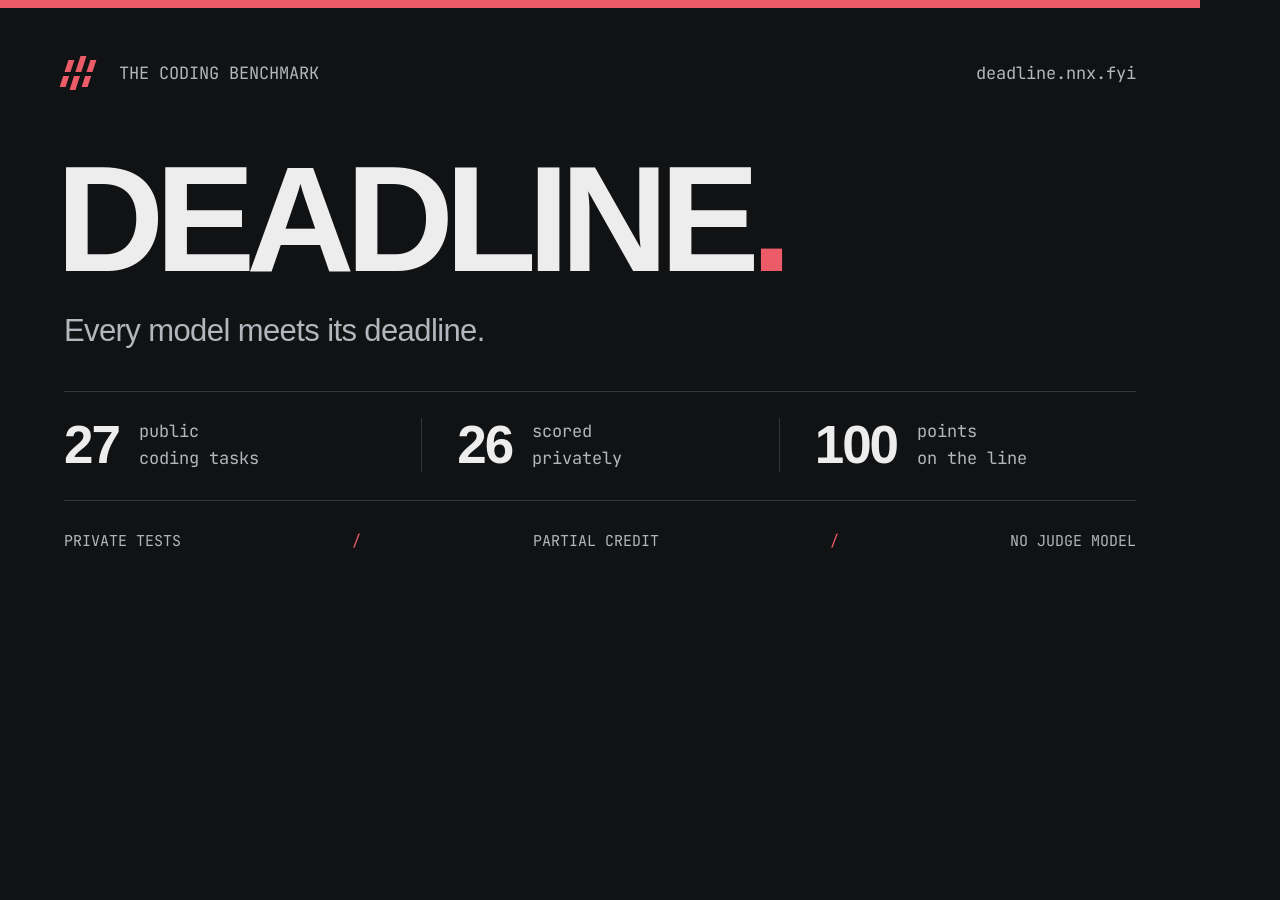
<file: social/preview.html>
<!doctype html>
<html lang="en">
<head>
<meta charset="utf-8">
<meta name="robots" content="noindex">
<title>Deadline link preview artwork</title>
<style>
@font-face { font-family: "JetBrains Mono"; font-style: normal; font-weight: 400 700; src: url("../fonts/jetbrains-mono-latin.woff2") format("woff2"); }
* { box-sizing: border-box; }
html, body { width: 1200px; height: 630px; margin: 0; overflow: hidden; }
body { background: #111214; color: #ededee; font-family: "Segoe UI", Helvetica, Arial, sans-serif; }
.card { height: 100%; padding: 48px 64px 32px; border-top: 8px solid #eb5b68; }
.top { display: flex; align-items: center; justify-content: space-between; font: 17px "JetBrains Mono", monospace; color: #b3b6bd; }
.label { display: flex; align-items: center; gap: 19px; }
.mark { position: relative; display: flex; align-items: center; gap: 5px; width: 36px; height: 34px; }
.mark i { width: 6px; height: 27px; background: #eb5b68; transform: skew(-18deg); }
.mark i:nth-child(2) { height: 34px; }
.mark::after { content: ""; position: absolute; left: -5px; right: -1px; top: 16px; height: 4px; background: #111214; }
h1 { margin: 52px 0 0 -8px; font-size: 150px; line-height: 1.03; letter-spacing: -9px; font-weight: 700; }
h1 span { color: #eb5b68; }
.tagline { margin: 16px 0 42px; color: #b3b6bd; font-size: 31px; letter-spacing: -.6px; }
.stats { display: grid; grid-template-columns: repeat(3, 1fr); padding: 26px 0 28px; border-top: 1px solid #32363c; border-bottom: 1px solid #32363c; }
.stat { display: flex; align-items: center; gap: 20px; }
.stat + .stat { border-left: 1px solid #32363c; padding-left: 35px; }
.number { font-size: 53px; line-height: 1; font-weight: 600; letter-spacing: -2px; }
.caption { font: 17px/1.6 "JetBrains Mono", monospace; color: #b3b6bd; }
.footer { margin-top: 30px; display: flex; align-items: center; justify-content: space-between; font: 15px "JetBrains Mono", monospace; color: #b3b6bd; }
.footer span { color: #eb5b68; }
</style>
</head>
<body>
<main class="card">
  <div class="top"><div class="label"><span class="mark" aria-hidden="true"><i></i><i></i><i></i></span>THE CODING BENCHMARK</div><span>deadline.nnx.fyi</span></div>
  <h1>DEADLINE<span>.</span></h1>
  <p class="tagline">Every model meets its deadline.</p>
  <div class="stats">
    <div class="stat"><span class="number">27</span><span class="caption">public<br>coding tasks</span></div>
    <div class="stat"><span class="number">26</span><span class="caption">scored<br>privately</span></div>
    <div class="stat"><span class="number">100</span><span class="caption">points<br>on the line</span></div>
  </div>
  <div class="footer">PRIVATE TESTS <span>/</span> PARTIAL CREDIT <span>/</span> NO JUDGE MODEL</div>
</main>
</body>
</html>
</file>
<file: style.css>
/* DEADLINE. Shared public-site presentation. */
@font-face { font-family: "JetBrains Mono"; font-style: normal; font-weight: 400 700; font-display: swap; src: url("fonts/jetbrains-mono-latin.woff2") format("woff2"); }
:root {
  color-scheme: light;
  --bg: #fff; --surface: #fff; --raised: #f7f7f8; --ink: #18191b; --ink-2: #5d6269; --muted: #696e76;
  --grid: #eceef0; --axis: #dfe2e6; --border: #e2e4e7; --track: #f1f2f4; --hover: #f8f9fa;
  --red: #c52b3a; --accent: #dc3947; --accent-soft: #fff4f4; --on-accent: #fff;
  --c-anthropic: #b96330; --c-openai: #21835e; --c-google: #3372cc; --c-other: #8060ad;
  --c-deepseek: #4d65c5; --c-minimax: #cf3554; --c-meta: #337aa6; --c-mistral: #8e701d; --c-qwen: #8e57bd; --c-xai: #62666c;
  --positive: #197846; --partial: #956612; --mono: "JetBrains Mono", ui-monospace, Consolas, monospace;
  --sans: -apple-system, BlinkMacSystemFont, "Segoe UI", Helvetica, Arial, sans-serif;
  --disp: var(--sans); --doto: var(--mono);
}
:root[data-theme="dark"] {
  color-scheme: dark;
  --bg: #111214; --surface: #151619; --raised: #1b1d20; --ink: #ededee; --ink-2: #b3b6bd; --muted: #969ba5;
  --grid: #24272c; --axis: #32363c; --border: #2a2e34; --track: #202329; --hover: #1e2025;
  --red: #ff7480; --accent: #eb5b68; --accent-soft: #291b20; --on-accent: #111214;
  --c-anthropic: #eaa174; --c-openai: #63c59b; --c-google: #74a4f0; --c-other: #b097d9;
  --c-deepseek: #899bea; --c-minimax: #ff839a; --c-meta: #77b5db; --c-mistral: #d1b964; --c-qwen: #bf95e5; --c-xai: #bac0c7;
  --positive: #6eca99; --partial: #dbb769;
}
* { box-sizing: border-box; }
html { scroll-padding-top: 100px; }
body { margin: 0; font: 15px/1.6 var(--sans); color: var(--ink); background: var(--bg); }
::selection { color: var(--ink); background: var(--accent-soft); }
a { color: inherit; text-underline-offset: 4px; }
button, input, select { font: inherit; }
button, a, input, select, summary { -webkit-tap-highlight-color: transparent; }
button, summary { cursor: pointer; }
button { color: inherit; border-radius: 0; }
a:focus-visible, button:focus-visible, input:focus-visible, select:focus-visible, summary:focus-visible, [tabindex]:focus-visible { outline: 2px solid var(--red); outline-offset: 4px; }
svg { display: block; }
[hidden] { display: none !important; }
.visually-hidden, .skip-link:not(:focus) { position: absolute; width: 1px; height: 1px; padding: 0; margin: -1px; overflow: hidden; clip-path: inset(50%); white-space: nowrap; border: 0; }
.skip-link:focus { position: fixed; top: 10px; left: 20px; padding: 10px 20px; background: var(--surface); z-index: 100; }
.wrap { width: min(1120px, calc(100% - 64px)); margin-inline: auto; }
.muted { color: var(--muted); font-weight: 400; }
.site-nav { position: sticky; top: 0; z-index: 20; border-bottom: 1px solid var(--border); background: var(--bg); }
.nav-in { max-width: 1280px; min-height: 68px; padding: 12px 32px; margin: auto; display: flex; gap: 26px; align-items: center; }
.brand { display: inline-flex; align-items: center; font-size: 16px; font-weight: 700; letter-spacing: -.5px; text-decoration: none; }
.brand-dot, .footer-brand span { color: var(--red); }
.brand-mark { position: relative; display: flex; gap: 3px; width: 22px; height: 22px; margin-right: 11px; align-items: center; }
.brand-mark i { background: var(--accent); width: 4px; height: 17px; transform: skew(-18deg); }
.brand-mark i:nth-child(2) { height: 22px; }
.brand-mark::after { content: ""; position: absolute; left: -3px; right: -2px; top: 10px; height: 2px; background: var(--bg); }
.nav-clock { font: 10px var(--mono); color: var(--muted); font-variant-numeric: tabular-nums; }
.nav-links { display: flex; gap: 26px; margin-left: auto; }
.nav-links a, .archive-link { font-size: 12px; text-decoration: none; color: var(--ink-2); }
.nav-links a:hover, .archive-link:hover { color: var(--red); }
.nav-links a { padding-block: 8px; }
.nav-tools { display: flex; align-items: center; gap: 20px; padding-left: 24px; border-left: 1px solid var(--border); }
.theme-toggle { width: 30px; height: 30px; padding: 6px; background: transparent; border: 0; }
.theme-toggle:hover { background: var(--raised); }
.theme-toggle svg { width: 18px; height: 18px; }
.icon-sun, [data-theme="dark"] .icon-moon { display: none; }
[data-theme="dark"] .icon-sun { display: block; }
.hero { padding-top: 64px; }
.hero-top { display: flex; align-items: center; justify-content: space-between; gap: 40px; padding-bottom: 30px; }
.edition { display: flex; align-items: center; gap: 8px; color: var(--ink-2); font: 10px var(--mono); }
.edition-version { margin-left: 6px; padding: 3px 7px; border: 1px solid var(--border); color: var(--ink); }
.status-dot { width: 5px; height: 5px; background: var(--accent); border-radius: 50%; box-shadow: 0 0 0 3px var(--accent-soft); }
h1 { font-size: clamp(42px, 5.4vw, 74px); font-weight: 650; letter-spacing: -.055em; line-height: 1.08; margin: 17px 0 8px; }
h1 > span { color: var(--red); }
.hero-tagline { margin: 0; color: var(--ink-2); font-size: 14px; }
.statline { width: 184px; flex-shrink: 0; padding-top: 16px; display: grid; gap: 7px; }
.stat { display: flex; justify-content: space-between; gap: 32px; font: 11px var(--mono); }
.sl { color: var(--muted); text-transform: lowercase; }
.sv { color: var(--ink); font-variant-numeric: tabular-nums; }
.hero-bottom { border-top: 1px solid var(--border); padding: 27px 0 30px; display: flex; align-items: center; justify-content: space-between; gap: 40px; }
.hero-copy { max-width: 570px; }
.sub { font-size: 20px; line-height: 1.55; color: var(--ink-2); margin: 0; letter-spacing: -.25px; }
.hero-note { font-size: 12px; color: var(--muted); margin: 13px 0 0; }
.hero-actions { display: flex; flex-shrink: 0; gap: 10px; }
.btn { padding: 10px 16px; border: 1px solid var(--border); display: inline-flex; justify-content: center; align-items: center; gap: 16px; color: var(--ink); font-size: 12px; font-weight: 550; text-decoration: none; white-space: nowrap; transition: border-color .18s, background .18s; }
.btn:hover { border-color: var(--ink-2); background: var(--raised); }
.btn.primary { background: var(--ink); color: var(--bg); border-color: var(--ink); }
.btn.primary:hover { background: var(--red); border-color: var(--red); color: var(--bg); }
.btn span { font-size: 15px; }
.deadline-strip { display: flex; align-items: center; gap: 36px; padding: 23px 0 21px; border-top: 1px solid var(--border); }
.flapclock { flex-shrink: 0; }
.fc-label { color: var(--muted); font: 9px var(--mono); margin-bottom: 8px; }
.fc-cells { display: flex; align-items: baseline; gap: 1px; font: 400 23px/1.1 var(--mono); color: var(--ink); font-variant-numeric: tabular-nums; }
.fc-cells .cell { width: .65em; text-align: center; }
.fc-cells .sep { color: var(--red); margin: 0 2px; }
.dayline { flex: 1; min-width: 0; }
.dl-head { display: flex; justify-content: space-between; margin-bottom: 10px; font: 9px var(--mono); color: var(--muted); }
.dl-left { color: var(--red); }
.dl-strip { position: relative; height: 7px; background: var(--track); }
.dl-fill { position: absolute; inset: 0 auto 0 0; background: var(--accent); }
.dl-now { position: absolute; top: -3px; bottom: -3px; width: 1px; background: var(--red); }
.dl-now i { position: absolute; top: -20px; transform: translateX(-50%); font: 9px var(--mono); white-space: nowrap; color: var(--red); }
.dl-flag { display: none; }
.dl-labels { position: relative; height: 12px; margin-top: 6px; font: 8px var(--mono); color: var(--muted); }
.dl-labels b { position: absolute; font-weight: 400; transform: translateX(-50%); }
.dl-labels b:first-child { transform: none; }
.dl-labels b:last-child { transform: translateX(-100%); }
.fineprint { margin: 0; padding-left: 26px; border-left: 1px solid var(--border); color: var(--ink-2); font: 9px/1.65 var(--mono); }
.fineprint span { color: var(--muted); }
.ticker { overflow: hidden; border-top: 1px solid var(--border); border-bottom: 1px solid var(--border); }
.ticker-track { display: flex; width: max-content; animation: tickscroll 44s linear infinite; }
.ticker-track > span { font: 8px var(--mono); padding: 9px 0 9px 24px; color: var(--muted); text-transform: uppercase; letter-spacing: .11em; white-space: nowrap; }
.ticker-track > span::after { content: "+"; margin-left: 24px; color: var(--red); }
.ticker-track b { font-weight: inherit; }
.ticker:hover .ticker-track { animation-play-state: paused; }
@keyframes tickscroll { to { transform: translateX(-50%); } }
section { margin-top: 60px; }
.section-heading { display: flex; align-items: center; justify-content: space-between; gap: 20px; margin-bottom: 13px; }
h2 { font-size: 25px; font-weight: 550; line-height: 1.2; letter-spacing: -.8px; margin: 0; }
h3 { font-size: 13px; font-weight: 550; line-height: 1.4; margin: 0; }
.version-switch { display: flex; border: 1px solid var(--border); font-size: 10px; }
.version-switch > * { padding: 4px 11px; text-decoration: none; }
.version-switch .selected { background: var(--ink); color: var(--bg); }
.version-switch a { color: var(--muted); }
.version-switch a:hover { color: var(--red); }
.results-context { display: flex; justify-content: space-between; gap: 16px; font-size: 11px; color: var(--muted); margin-bottom: 22px; }
.results-context p { margin: 0; }
.results-context a { white-space: nowrap; text-decoration: none; }
.results-context a:hover { text-decoration: underline; }
.board-toolbar { margin-bottom: 14px; }
.chips { display: flex; flex-wrap: wrap; gap: 0; }
.chip { padding: 7px 12px; border: 1px solid var(--border); margin-right: -1px; background: var(--surface); color: var(--ink-2); font-size: 10px; line-height: 1.5; transition: background .15s; }
.chip.on { color: var(--bg); background: var(--ink); border-color: var(--ink); z-index: 1; }
.chip:not(.on):hover { background: var(--raised); color: var(--ink); }
.panel { border: 1px solid var(--border); background: var(--surface); }
.panel-head { padding: 18px 22px 14px; display: flex; align-items: center; justify-content: space-between; gap: 14px; }
.metric-chips .chip { padding: 4px 10px; font-size: 9px; }
.panel-body { padding: 18px 22px; }
.chart-scroll { overflow-x: auto; }
#c-frontier { padding: 6px 22px 0; }
.chart { min-width: 660px; width: 100%; }
.chart text { font-family: var(--sans); }
.axis-mono, .axis-doto { font: 11px var(--mono) !important; }
.tag { font: 8px var(--mono) !important; letter-spacing: .1px; }
.mlabel { font-size: 10px; font-weight: 500; }
.chart-legend { display: flex; align-items: center; gap: 20px; padding: 13px 22px 17px; color: var(--muted); font-size: 10px; }
.chart-legend > span { display: flex; gap: 6px; align-items: center; }
.legend-dot { display: inline-block; width: 6px; height: 6px; border: 1px solid var(--ink-2); border-radius: 50%; }
.legend-dot.solid { background: var(--ink-2); }
.legend-note { margin-left: auto; }
.empty { padding: 30px 14px; margin: 0; text-align: center; color: var(--muted); font-size: 13px; }
.chart-empty { min-height: 280px; position: relative; display: flex; flex-direction: column; justify-content: center; align-items: center; margin: 14px 20px 8px 26px; padding: 28px; background: repeating-linear-gradient(0deg, var(--grid) 0 1px, transparent 1px 56px); border-left: 1px solid var(--axis); border-bottom: 1px solid var(--axis); }
.chart-empty::before { content: "100\a 80\a 60\a 40\a 20"; white-space: pre; position: absolute; top: -9px; left: -25px; font: 8px/56px var(--mono); color: var(--muted); text-align: right; }
.chart-empty .empty { padding: 18px 26px 5px; background: var(--surface); color: var(--ink); font-size: 14px; font-weight: 500; }
.chart-empty p:last-child { margin: 0; padding: 0 26px 18px; font-size: 11px; color: var(--muted); background: var(--surface); }
.empty-mark { width: 25px; height: 25px; display: flex; gap: 4px; justify-content: center; align-items: end; margin-bottom: 2px; padding: 4px; background: var(--surface); }
.empty-mark i { width: 3px; background: var(--axis); height: 10px; }
.empty-mark i:nth-child(2) { height: 17px; background: var(--accent); }
.empty-mark i:nth-child(3) { height: 13px; }
.table-heading { display: flex; align-items: center; justify-content: space-between; gap: 14px; margin: 25px 0 11px; }
.table-heading > span { font-size: 10px; color: var(--muted); }
.table-panel .panel-body { padding: 0; }
table { border-collapse: collapse; text-align: left; width: 100%; font-size: 12px; }
th { font-size: 10px; font-weight: 500; color: var(--muted); background: var(--raised); padding: 12px; border-bottom: 1px solid var(--border); white-space: nowrap; }
td { padding: 15px 12px; border-bottom: 1px solid var(--grid); vertical-align: middle; }
tbody tr:last-child td { border-bottom: 0; }
.num { text-align: right; font-variant-numeric: tabular-nums; }
.leaderboard-table { min-width: 1080px; }
.leaderboard-table .num { white-space: nowrap; }
.leaderboard-table th.sortable { padding: 0; }
.sort-button { padding: 12px; background: none; border: 0; font-size: inherit; color: inherit; width: 100%; text-align: right; white-space: nowrap; }
.sortable.on .sort-button, .sort-button:hover { color: var(--ink); }
.cohort-tr td { padding: 9px 12px; background: var(--raised); font: 9px var(--mono); color: var(--muted); }
.click-row { cursor: pointer; }
.click-row:hover td, .click-row.open td { background: var(--hover); }
.rank { color: var(--muted); white-space: nowrap; font: 10px var(--mono); }
.mname { font-size: 12px; font-weight: 550; white-space: nowrap; }
.eff { font: 9px var(--mono); color: var(--muted); margin-left: 7px; }
.plogo { display: inline-block; width: 18px; height: 18px; object-fit: contain; vertical-align: -4px; margin-right: 8px; mask-size: contain; mask-repeat: no-repeat; mask-position: center; -webkit-mask-size: contain; -webkit-mask-repeat: no-repeat; -webkit-mask-position: center; }
.score-v { color: var(--ink); font-size: 14px; font-weight: 650; font-variant-numeric: tabular-nums; }
.score-gauge { display: inline-flex; flex-direction: column; align-items: flex-end; gap: 6px; vertical-align: middle; }
.score-number { white-space: nowrap; line-height: 1.25; }
.score-track { display: block; width: 88px; height: 5px; overflow: hidden; background: var(--track); mask-image: repeating-linear-gradient(to right, #000 0 calc(10% - 2px), transparent calc(10% - 2px) 10%); -webkit-mask-image: repeating-linear-gradient(to right, #000 0 calc(10% - 2px), transparent calc(10% - 2px) 10%); }
.score-fill { display: block; position: relative; height: 100%; background: var(--score-color, var(--accent)); box-shadow: inset 0 1px 0 rgb(255 255 255 / 20%); }
.score-fill::after { content: ""; position: absolute; inset: 0 0 0 auto; width: 2px; background: color-mix(in srgb, var(--score-color, var(--accent)) 55%, var(--ink)); }
@media (forced-colors: active) {
  .score-track { background: Canvas; outline: 1px solid CanvasText; mask-image: none; -webkit-mask-image: none; forced-color-adjust: none; }
  .score-fill { background: Highlight; box-shadow: none; }
  .score-fill::after { display: none; }
}
.score-v.alt { font-size: 12px; font-weight: 400; color: var(--ink-2); }
.score-v.null, .err { color: var(--muted); }
.err { font-size: 9px; margin-left: 3px; }
.stamp { white-space: nowrap; padding: 3px 6px; border: 1px solid var(--border); font-size: 9px; font-weight: 500; }
.stamp.official { border-color: var(--red); color: var(--red); }
.stamp.community { color: var(--ink-2); }
.detail-toggle { border: 0; background: transparent; padding: 4px 5px 4px 0; font-size: 11px; }
.chev { display: inline-block; transition: transform .15s; color: var(--ink-2); }
.open .chev { transform: rotate(90deg); }
.detail-tr > td { padding: 0 14px 16px; background: var(--hover); }
.task-detail { padding: 22px; border: 1px solid var(--border); background: var(--surface); white-space: normal; }
.td-analysis { margin: 0 0 14px; color: var(--ink); font: 12px/1.8 var(--mono); }
.td-analysis::before { content: "POST-MORTEM / "; color: var(--red); font-size: 10px; font-weight: 600; }
.td-meta, .td-comm { font: 11px/1.85 var(--mono); color: var(--ink-2); margin: 0 0 13px; }
.delta34 { padding-top: 12px; border-top: 1px solid var(--border); }
.td-row { display: grid; grid-template-columns: minmax(180px,1fr) 80px 130px minmax(160px,2fr); gap: 14px; padding: 7px 0; border-top: 1px solid var(--grid); font: 10px/1.6 var(--mono); }
.td-name { color: var(--ink); overflow-wrap: anywhere; }
.td-diff { color: var(--muted); font: 9px var(--mono); }
.td-note { color: var(--ink-2); }
.td-note i { font-style: normal; }
.td-verdict { font-weight: 500; }
.td-verdict.ok, .hm-mean.full { color: var(--positive); }
.td-verdict.part, .hm-mean.part { color: var(--partial); }
.td-verdict.bad, .hm-mean.neg { color: var(--red); }
.td-verdict.skip { color: var(--muted); }
.meta-line, .section-description { font-size: 12px; color: var(--muted); margin: 0 0 20px; line-height: 1.7; }
.cohort-note { font-size: 10px; margin-top: 12px; }
.section-aside { font: 10px var(--mono); color: var(--muted); }
.hardest-panel .panel-body { padding: 0 18px; }
.hardest-row { display: grid; grid-template-columns: 28px 1fr auto 60px 160px; gap: 18px; align-items: center; padding: 17px 0; border-bottom: 1px solid var(--grid); font-size: 12px; }
.hardest-row:last-child { border: 0; }
.mchip { padding: 3px 6px; border: 1px solid var(--border); color: var(--muted); font: 9px var(--mono); white-space: nowrap; }
.hm-mean { text-align: right; font: 10px var(--mono); }
.text-link { font-size: 12px; text-decoration: none; }
.text-link:hover { color: var(--red); }
.text-link span { margin-left: 8px; }
.task-toolbar { display: flex; flex-wrap: wrap; align-items: end; gap: 12px; margin: 25px 0 14px; }
.search-field { display: flex; align-items: center; gap: 8px; padding: 0 12px; border: 1px solid var(--border); height: 37px; margin-right: 4px; }
.search-field svg { width: 16px; height: 16px; color: var(--muted); flex-shrink: 0; }
.search-field input { width: 170px; min-width: 0; border: 0; background: transparent; color: var(--ink); font-size: 11px; padding: 9px 0; }
.search-field input::placeholder { color: var(--muted); opacity: 1; }
.select-field { display: flex; flex-direction: column; gap: 5px; font-size: 9px; color: var(--muted); }
.select-field select { border: 1px solid var(--border); background: var(--surface); color: var(--ink-2); height: 37px; padding: 7px 28px 7px 10px; font-size: 11px; max-width: 220px; }
#task-count { margin-left: auto; align-self: flex-end; padding-bottom: 10px; font: 10px var(--mono); color: var(--muted); }
.task-scroll { overflow: auto; max-height: 604px; }
#task-table { min-width: 780px; }
#task-table thead { position: sticky; top: 0; z-index: 1; }
#task-table td { padding-block: 14px; }
#task-table td:nth-child(2) { min-width: 230px; }
#task-table a { text-decoration: none; }
#task-table a:hover { text-decoration: underline; color: var(--red); }
#task-table tbody tr:hover { background: var(--hover); }
.task-no { color: var(--muted); font: 10px var(--mono); }
.catalog-note { display: flex; justify-content: space-between; gap: 20px; margin-top: 12px; color: var(--muted); font-size: 10px; }
.catalog-note span { white-space: nowrap; }
.methodology-section { display: grid; grid-template-columns: 1fr 1.3fr; gap: 110px; margin: 76px 0 80px; padding-top: 52px; border-top: 1px solid var(--border); }
.methodology-intro h2 { font-size: 32px; letter-spacing: -1px; line-height: 1.2; margin-bottom: 22px; }
.methodology-intro p { color: var(--ink-2); font-size: 14px; max-width: 34ch; margin: 0 0 13px; }
.methodology-intro a { display: inline-block; margin-top: 12px; }
.methodology-details details { border-top: 1px solid var(--border); }
.methodology-details details:last-child { border-bottom: 1px solid var(--border); }
.methodology-details summary { list-style: none; display: flex; align-items: center; justify-content: space-between; padding: 18px 0; font-size: 14px; font-weight: 500; }
.methodology-details summary::-webkit-details-marker { display: none; }
.methodology-details summary > span { font: 18px var(--mono); color: var(--muted); }
.methodology-details details[open] summary > span { transform: rotate(45deg); }
.method-body { padding: 0 24px 18px 0; font-size: 13px; color: var(--ink-2); }
.method-body p { margin: 0 0 10px; }
.method-body p:last-child { margin: 0; }
footer { display: flex; gap: 24px; align-items: center; padding: 25px 0 30px; border-top: 1px solid var(--border); font-size: 10px; }
.footer-brand { font-size: 13px; font-weight: 700; letter-spacing: -.3px; text-decoration: none; }
footer p { color: var(--muted); margin: 0; }
footer > div { margin-left: auto; display: flex; gap: 22px; color: var(--ink-2); }
footer > div a { text-decoration: none; }
footer > div a:hover { color: var(--red); }
@media (max-width: 1020px) {
  .nav-clock { display: none; }
  .hero-bottom { align-items: flex-start; gap: 28px; }
  .hero-actions { flex-direction: column; }
  .fineprint { display: none; }
  .methodology-section { gap: 60px; }
  .hardest-row { grid-template-columns: 28px 1fr auto 150px; }
  .hardest-row .td-diff { display: none; }
}
@media (max-width: 720px) {
  html { scroll-padding-top: 120px; }
  .wrap { width: calc(100% - 40px); }
  .nav-in { padding: 13px 20px; gap: 10px; flex-wrap: wrap; }
  .nav-tools { margin-left: auto; border: 0; padding: 0; gap: 16px; }
  .nav-links { order: 3; width: 100%; gap: 24px; border-top: 1px solid var(--grid); padding-top: 6px; margin-top: 4px; }
  .nav-links a { font-size: 11px; padding-block: 3px; }
  .hero { padding-top: 38px; }
  .hero-top { align-items: flex-start; gap: 18px; flex-wrap: wrap; padding-bottom: 24px; }
  h1 { font-size: clamp(42px, 10vw, 58px); }
  .edition { font-size: 8px; }
  .statline { display: grid; grid-template-columns: repeat(4,1fr); width: 100%; gap: 14px; padding-top: 8px; }
  .stat { display: flex; flex-direction: column-reverse; gap: 5px; font-size: 10px; }
  .sv { font-size: 16px; }
  .hero-bottom { flex-direction: column; gap: 22px; padding: 22px 0; }
  .sub { font-size: 18px; }
  .hero-note { font-size: 11px; }
  .hero-actions { flex-direction: row; flex-wrap: wrap; }
  .btn { padding: 10px 12px; gap: 12px; font-size: 11px; }
  .deadline-strip { gap: 23px; padding-block: 18px; }
  .fc-cells { font-size: 19px; }
  .fc-label, .dl-head { font-size: 8px; }
  .dl-title { display: none; }
  .dl-head { justify-content: flex-end; }
  .dl-now i { display: none; }
  section { margin-top: 42px; }
  h2 { font-size: 23px; }
  .section-heading { gap: 12px; }
  .results-context { flex-direction: column; gap: 6px; margin-bottom: 17px; }
  #cohort-chips { gap: 6px; }
  #cohort-chips .chip { margin: 0; padding: 6px 9px; font-size: 9px; }
  .panel-head { flex-direction: column; align-items: flex-start; padding: 17px 14px 12px; }
  .metric-chips .chip { padding: 5px 8px; }
  #c-frontier { padding-inline: 12px; }
  .chart-empty { min-height: 250px; padding: 10px; margin-right: 0; }
  .chart-empty .empty { font-size: 12px; padding-inline: 12px; text-wrap: balance; }
  .chart-empty p:last-child { font-size: 10px; padding-inline: 12px; text-align: center; }
  .chart-legend { padding: 10px 14px 14px; flex-wrap: wrap; gap: 8px 16px; font-size: 9px; }
  .legend-note { width: 100%; margin: 0; }
  .table-heading > span { font-size: 9px; max-width: 170px; text-align: right; }
  .section-aside { font-size: 9px; }
  .section-description { font-size: 11px; }
  .hardest-row { grid-template-columns: 20px 1fr; gap: 8px 10px; }
  .hardest-row .mchip { grid-column: 2; justify-self: start; }
  .hm-mean { grid-column: 2; text-align: left; }
  .section-heading > .text-link { font-size: 10px; max-width: 100px; text-align: right; }
  .task-toolbar { gap: 10px; margin-top: 20px; }
  .search-field { flex: 1 1 100%; margin: 0; }
  .search-field input { flex: 1; width: 100%; }
  .select-field { flex: 1; min-width: 0; }
  .select-field select { width: 100%; max-width: none; padding-right: 18px; }
  #task-count { width: 100%; padding: 2px 0; }
  .catalog-note { flex-direction: column; gap: 4px; }
  .methodology-section { grid-template-columns: 1fr; gap: 28px; margin-block: 45px; padding-top: 34px; }
  .methodology-intro h2 { font-size: 30px; }
  .methodology-intro p { max-width: 50ch; }
  footer { flex-wrap: wrap; gap: 12px; }
  footer > div { width: 100%; margin: 0; gap: 20px; }
}
@media (prefers-reduced-motion: reduce) {
  .ticker-track { animation: none; }
  *, *::before, *::after { transition: none !important; }
}

/* Preserved result details and supporting pages. */
.board-toolbar { display: flex; gap: 12px; flex-wrap: wrap; align-items: center; }
.effort-filter { margin-left: auto; }
.td-row { grid-template-columns: minmax(185px,1fr) 75px 95px 125px minmax(160px,2fr); }
.td-pts { color: var(--ink-2); font-variant-numeric: tabular-nums; }
.stamp b { margin-left: 4px; font-weight: inherit; }
.date { white-space: nowrap; font: 10px var(--mono); color: var(--muted); }
.canary { display: block; margin-top: 16px; font: 10px/1.8 var(--mono); overflow-wrap: anywhere; color: var(--muted); }
.version-notes { line-height: 1.9; }
.version-notes > b { display: block; margin-top: 16px; }
.version-notes > b:first-child { margin-top: 0; }
.content-page { max-width: 780px; padding-top: 50px; }
.page-title { font-size: clamp(38px, 5vw, 58px); margin: 0 0 16px; }
.page-title em { color: var(--red); font-style: normal; }
.page-sub { color: var(--ink-2); font-size: 17px; margin-bottom: 32px; }
.rule { border-top: 1px solid var(--border); }
.step { display: flex; gap: 25px; padding: 30px 0; border-bottom: 1px solid var(--border); }
.step > div:last-child { min-width: 0; flex: 1; }
.step-no { flex: 0 0 38px; padding-top: 3px; color: var(--red); font: 18px var(--mono); }
.step h3 { margin: 0 0 12px; font-size: 21px; font-weight: 600; }
.step p { margin: 0 0 14px; color: var(--ink-2); }
.step p:last-child { margin-bottom: 0; }
.content-page b { color: var(--ink); }
.content-page a:not(.btn) { text-decoration-color: var(--border); }
.content-page a:hover { text-decoration-color: var(--red); }
.cmd { overflow-x: auto; padding: 18px; background: var(--raised); border: 1px solid var(--border); font: 11px/1.9 var(--mono); }
.cmd i { font-style: normal; color: var(--red); }
.k, .content-page code { font: .88em var(--mono); }
.k { background: var(--raised); padding: 2px 4px; }
.callout { margin: 28px 0; padding: 22px; border: 1px solid var(--border); border-left: 2px solid var(--red); color: var(--ink-2); }
.ch { font-size: 16px; font-weight: 600; color: var(--ink); }
.callout p:last-child { margin-bottom: 0; }
.rules { padding-left: 20px; color: var(--ink-2); }
.rules li { padding: 5px 0 5px 2px; }
.rules li::marker { color: var(--red); }
.btns { display: flex; gap: 12px; flex-wrap: wrap; }
.bigcta { padding-block: 24px 40px; }
.content-page .fineprint { display: block; margin: 32px 0; font: 10px/1.9 var(--mono); }
.content-page .fineprint em { color: var(--red); font-style: normal; padding: 0 6px; }
.content-page footer { display: block; margin-top: 30px; color: var(--muted); font-size: 12px; }
@media(max-width: 720px) {
  .statline { grid-template-columns: repeat(5, 1fr); gap: 8px; }
  .stat { font-size: 8px; }
  .effort-filter { margin-left: 0; flex: 0 1 170px; }
  .content-page { padding-top: 32px; }
  .step { gap: 14px; }
  .step-no { flex-basis: 28px; font-size: 15px; }
  .callout { padding: 18px; }
}
</file>
